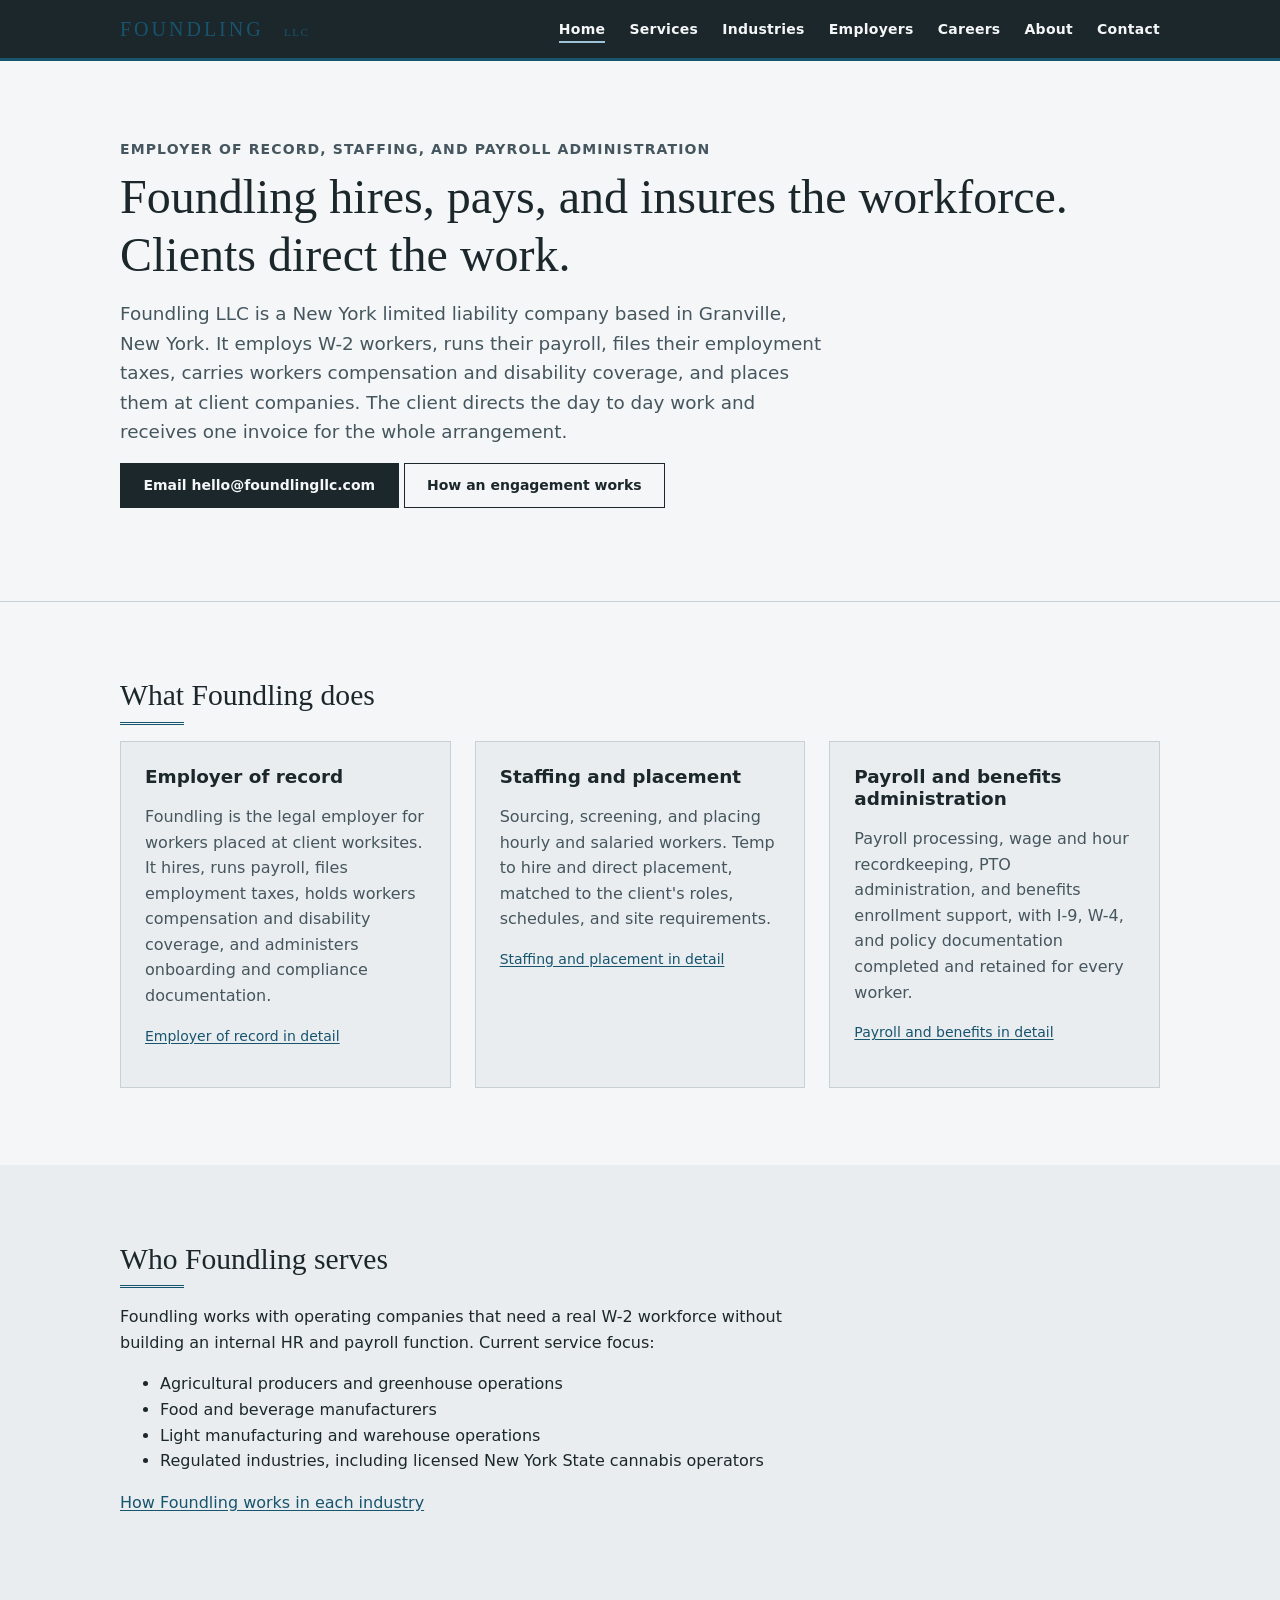
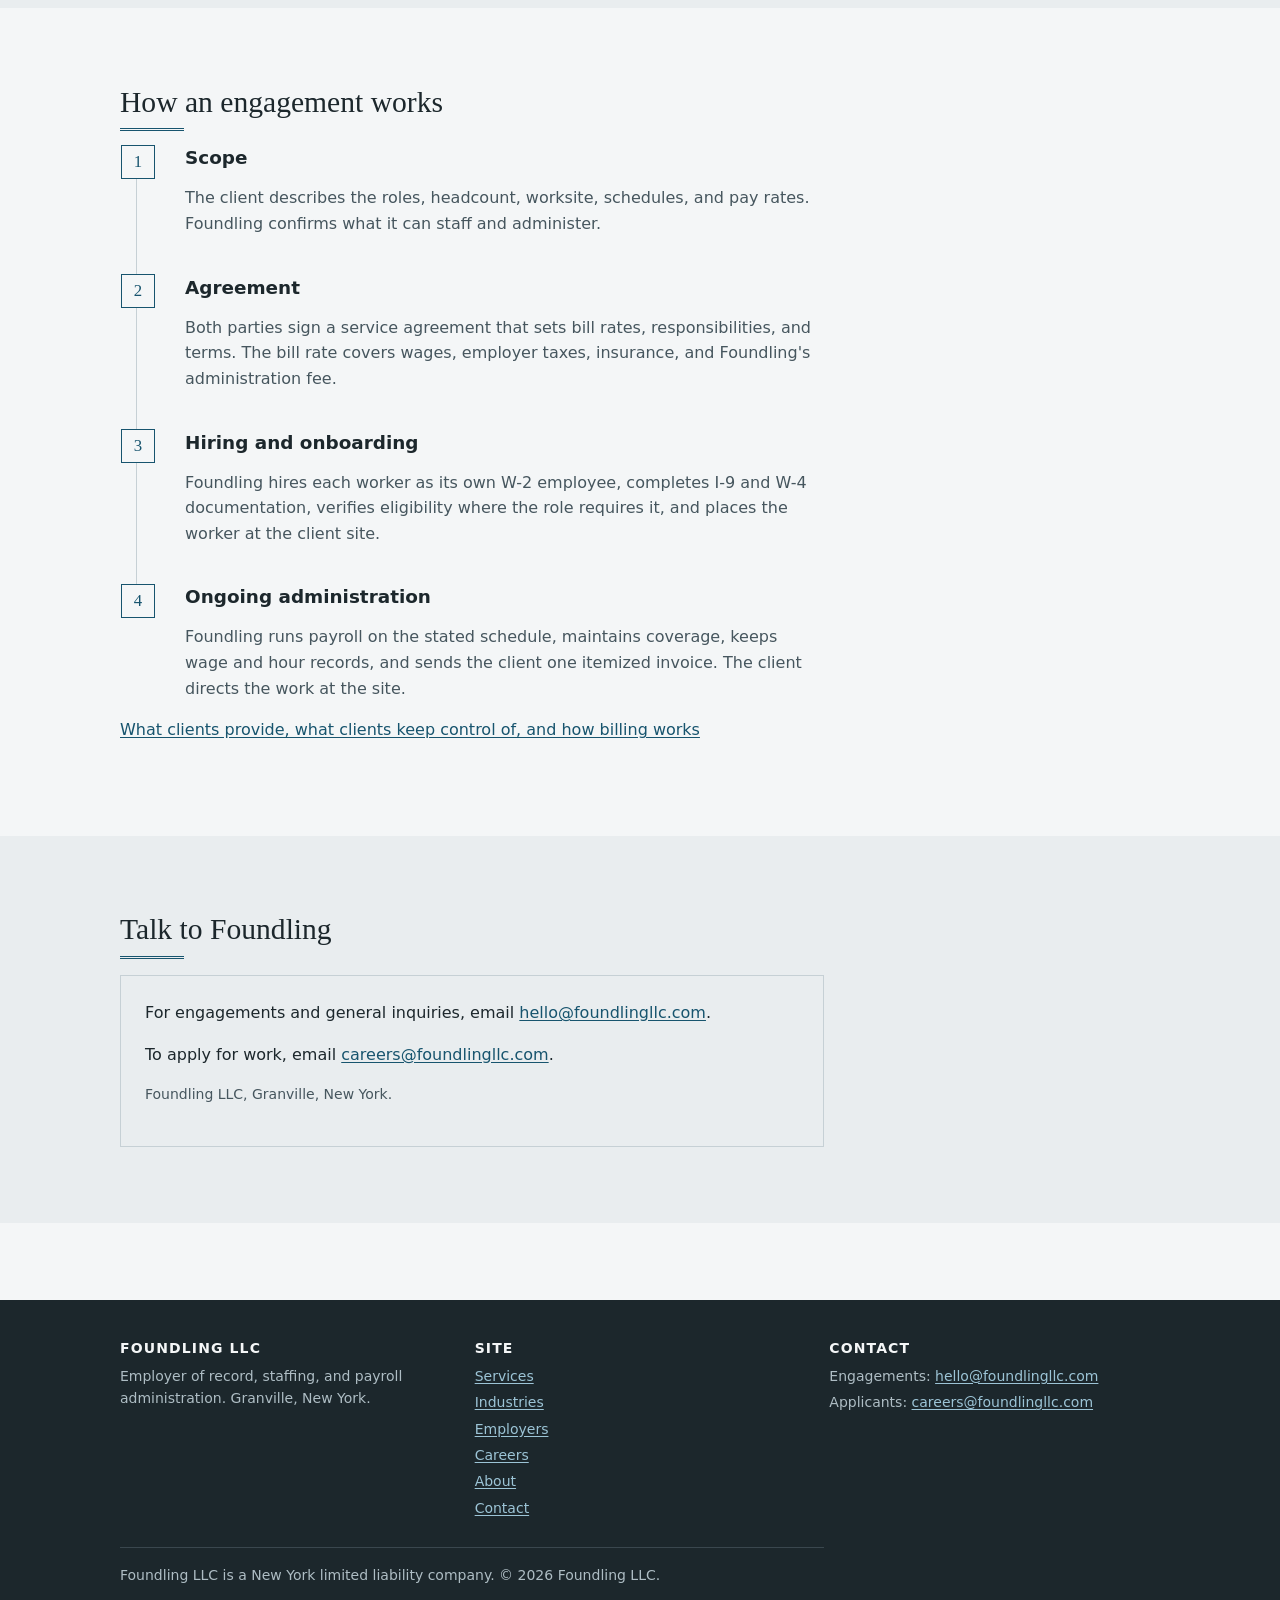
<file: index.html>
<!DOCTYPE html>
<html lang="en">
<head>
  <meta charset="utf-8">
  <meta name="viewport" content="width=device-width, initial-scale=1">
  <title>Foundling LLC | Employer of record, staffing, and payroll administration</title>
  <meta name="description" content="Foundling LLC is a New York employer of record. It hires, pays, and insures W-2 employees placed at client companies, and bills the client for the service.">
  <link rel="canonical" href="https://foundlingllc.com/">
  <meta property="og:title" content="Foundling LLC | Employer of record, staffing, and payroll administration">
  <meta property="og:description" content="Foundling LLC is a New York employer of record. It hires, pays, and insures W-2 employees placed at client companies, and bills the client for the service.">
  <meta property="og:image" content="https://foundlingllc.com/assets/og-image.png">
  <meta property="og:url" content="https://foundlingllc.com/">
  <meta property="og:type" content="website">
  <link rel="icon" type="image/svg+xml" href="assets/favicon.svg">
  <link rel="stylesheet" href="css/site.css">
  <script type="application/ld+json">
  {
    "@context": "https://schema.org",
    "@type": "Organization",
    "name": "Foundling LLC",
    "url": "https://foundlingllc.com/",
    "email": "hello@foundlingllc.com",
    "address": {
      "@type": "PostalAddress",
      "addressLocality": "Granville",
      "addressRegion": "NY",
      "addressCountry": "US"
    }
  }
  </script>
</head>
<body>
  <a class="skip-link" href="#main">Skip to content</a>

  <header class="site-header">
    <div class="container header-inner">
      <a class="brand" href="index.html">
        <svg class="wordmark" width="200" height="26" viewBox="0 0 200 26" role="img" aria-label="Foundling LLC">
          <text x="0" y="20" font-family="Georgia, 'Times New Roman', serif" font-size="20" letter-spacing="3" fill="currentColor">FOUNDLING</text>
          <text x="164" y="20" font-family="Georgia, 'Times New Roman', serif" font-size="11" letter-spacing="1.5" fill="currentColor">LLC</text>
        </svg>
      </a>
      <nav aria-label="Main">
        <ul class="site-nav">
          <li><a href="index.html" aria-current="page">Home</a></li>
          <li><a href="services.html">Services</a></li>
          <li><a href="industries.html">Industries</a></li>
          <li><a href="employers.html">Employers</a></li>
          <li><a href="careers.html">Careers</a></li>
          <li><a href="about.html">About</a></li>
          <li><a href="contact.html">Contact</a></li>
        </ul>
      </nav>
    </div>
  </header>

  <main id="main">
    <section class="hero">
      <div class="container">
        <p class="kicker">Employer of record, staffing, and payroll administration</p>
        <h1>Foundling hires, pays, and insures the workforce. Clients direct the work.</h1>
        <p class="hero-lede">Foundling LLC is a New York limited liability company based in Granville, New York. It employs W-2 workers, runs their payroll, files their employment taxes, carries workers compensation and disability coverage, and places them at client companies. The client directs the day to day work and receives one invoice for the whole arrangement.</p>
        <p>
          <a class="button" href="mailto:hello@foundlingllc.com">Email hello@foundlingllc.com</a>
          <a class="button-quiet" href="employers.html">How an engagement works</a>
        </p>
      </div>
    </section>

    <section class="section">
      <div class="container">
        <h2 class="ledger">What Foundling does</h2>
        <div class="grid">
          <div class="panel-on-paper">
            <h3>Employer of record</h3>
            <p class="muted">Foundling is the legal employer for workers placed at client worksites. It hires, runs payroll, files employment taxes, holds workers compensation and disability coverage, and administers onboarding and compliance documentation.</p>
            <p class="small"><a href="services.html#employer-of-record">Employer of record in detail</a></p>
          </div>
          <div class="panel-on-paper">
            <h3>Staffing and placement</h3>
            <p class="muted">Sourcing, screening, and placing hourly and salaried workers. Temp to hire and direct placement, matched to the client's roles, schedules, and site requirements.</p>
            <p class="small"><a href="services.html#staffing-and-placement">Staffing and placement in detail</a></p>
          </div>
          <div class="panel-on-paper">
            <h3>Payroll and benefits administration</h3>
            <p class="muted">Payroll processing, wage and hour recordkeeping, PTO administration, and benefits enrollment support, with I-9, W-4, and policy documentation completed and retained for every worker.</p>
            <p class="small"><a href="services.html#payroll-and-benefits">Payroll and benefits in detail</a></p>
          </div>
        </div>
      </div>
    </section>

    <section class="section section-alt">
      <div class="container">
        <h2 class="ledger">Who Foundling serves</h2>
        <p>Foundling works with operating companies that need a real W-2 workforce without building an internal HR and payroll function. Current service focus:</p>
        <ul>
          <li>Agricultural producers and greenhouse operations</li>
          <li>Food and beverage manufacturers</li>
          <li>Light manufacturing and warehouse operations</li>
          <li>Regulated industries, including licensed New York State cannabis operators</li>
        </ul>
        <p><a href="industries.html">How Foundling works in each industry</a></p>
      </div>
    </section>

    <section class="section">
      <div class="container">
        <h2 class="ledger">How an engagement works</h2>
        <ol class="step-list">
          <li>
            <h3>Scope</h3>
            <p class="muted">The client describes the roles, headcount, worksite, schedules, and pay rates. Foundling confirms what it can staff and administer.</p>
          </li>
          <li>
            <h3>Agreement</h3>
            <p class="muted">Both parties sign a service agreement that sets bill rates, responsibilities, and terms. The bill rate covers wages, employer taxes, insurance, and Foundling's administration fee.</p>
          </li>
          <li>
            <h3>Hiring and onboarding</h3>
            <p class="muted">Foundling hires each worker as its own W-2 employee, completes I-9 and W-4 documentation, verifies eligibility where the role requires it, and places the worker at the client site.</p>
          </li>
          <li>
            <h3>Ongoing administration</h3>
            <p class="muted">Foundling runs payroll on the stated schedule, maintains coverage, keeps wage and hour records, and sends the client one itemized invoice. The client directs the work at the site.</p>
          </li>
        </ol>
        <p><a href="employers.html">What clients provide, what clients keep control of, and how billing works</a></p>
      </div>
    </section>

    <section class="section section-alt">
      <div class="container">
        <h2 class="ledger">Talk to Foundling</h2>
        <div class="contact-block">
          <p>For engagements and general inquiries, email <a href="mailto:hello@foundlingllc.com">hello@foundlingllc.com</a>.</p>
          <p>To apply for work, email <a href="mailto:careers@foundlingllc.com">careers@foundlingllc.com</a>.</p>
          <p class="muted small">Foundling LLC, Granville, New York.</p>
        </div>
      </div>
    </section>
  </main>

  <footer class="site-footer">
    <div class="container">
      <div class="footer-grid">
        <div>
          <h2>Foundling LLC</h2>
          <p>Employer of record, staffing, and payroll administration. Granville, New York.</p>
        </div>
        <div>
          <h2>Site</h2>
          <ul>
            <li><a href="services.html">Services</a></li>
            <li><a href="industries.html">Industries</a></li>
            <li><a href="employers.html">Employers</a></li>
            <li><a href="careers.html">Careers</a></li>
            <li><a href="about.html">About</a></li>
            <li><a href="contact.html">Contact</a></li>
          </ul>
        </div>
        <div>
          <h2>Contact</h2>
          <ul>
            <li>Engagements: <a href="mailto:hello@foundlingllc.com">hello@foundlingllc.com</a></li>
            <li>Applicants: <a href="mailto:careers@foundlingllc.com">careers@foundlingllc.com</a></li>
          </ul>
        </div>
      </div>
      <p class="footer-legal">Foundling LLC is a New York limited liability company. &copy; 2026 Foundling LLC.</p>
    </div>
  </footer>
</body>
</html>
</file>
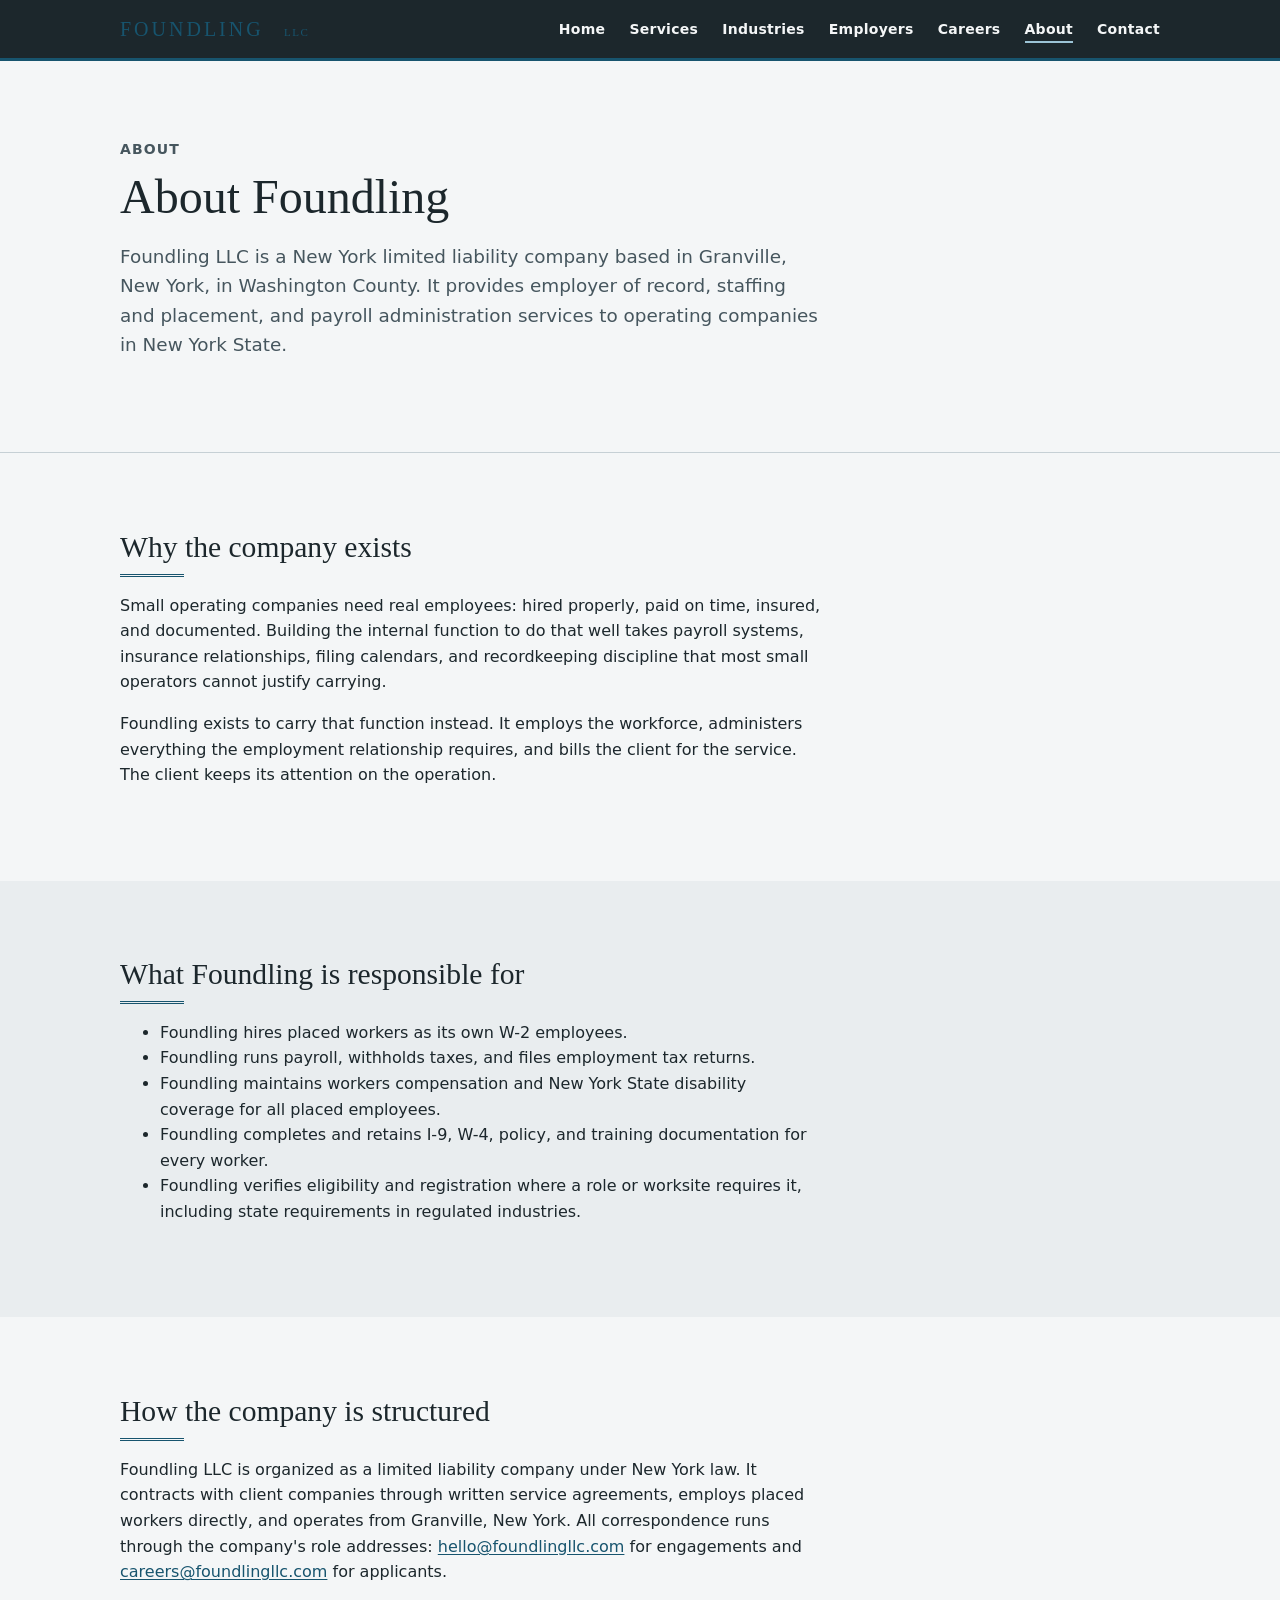
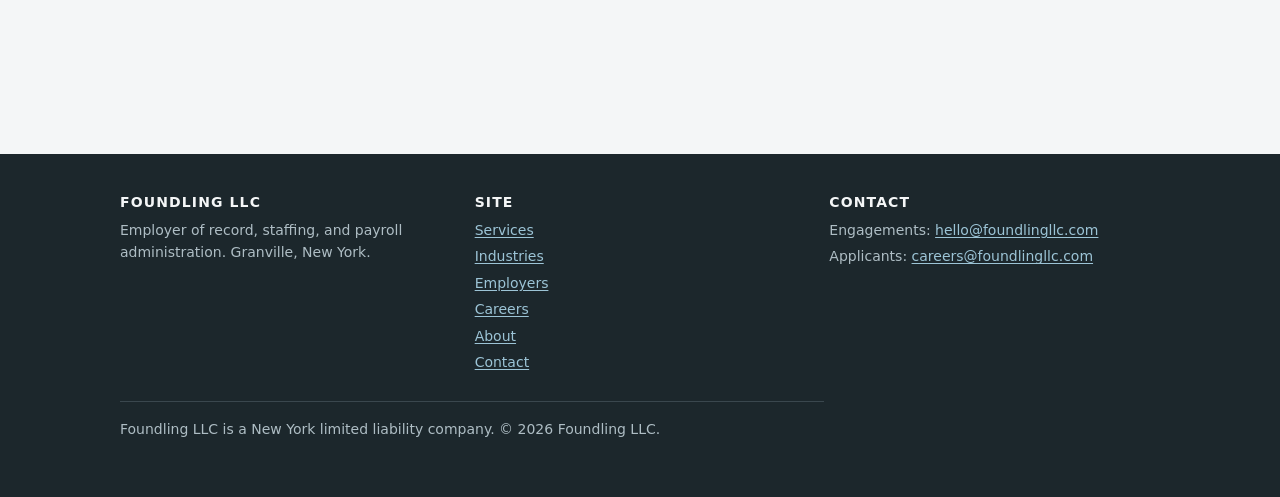
<file: about.html>
<!DOCTYPE html>
<html lang="en">
<head>
  <meta charset="utf-8">
  <meta name="viewport" content="width=device-width, initial-scale=1">
  <title>About | Foundling LLC</title>
  <meta name="description" content="Foundling LLC is a New York limited liability company in Granville, New York. It exists so operating companies can employ W-2 workers without building an HR and payroll function.">
  <link rel="canonical" href="https://foundlingllc.com/about.html">
  <meta property="og:title" content="About | Foundling LLC">
  <meta property="og:description" content="Foundling LLC is a New York limited liability company in Granville, New York. It exists so operating companies can employ W-2 workers without building an HR and payroll function.">
  <meta property="og:image" content="https://foundlingllc.com/assets/og-image.png">
  <meta property="og:url" content="https://foundlingllc.com/about.html">
  <meta property="og:type" content="website">
  <link rel="icon" type="image/svg+xml" href="assets/favicon.svg">
  <link rel="stylesheet" href="css/site.css">
</head>
<body>
  <a class="skip-link" href="#main">Skip to content</a>

  <header class="site-header">
    <div class="container header-inner">
      <a class="brand" href="index.html">
        <svg class="wordmark" width="200" height="26" viewBox="0 0 200 26" role="img" aria-label="Foundling LLC">
          <text x="0" y="20" font-family="Georgia, 'Times New Roman', serif" font-size="20" letter-spacing="3" fill="currentColor">FOUNDLING</text>
          <text x="164" y="20" font-family="Georgia, 'Times New Roman', serif" font-size="11" letter-spacing="1.5" fill="currentColor">LLC</text>
        </svg>
      </a>
      <nav aria-label="Main">
        <ul class="site-nav">
          <li><a href="index.html">Home</a></li>
          <li><a href="services.html">Services</a></li>
          <li><a href="industries.html">Industries</a></li>
          <li><a href="employers.html">Employers</a></li>
          <li><a href="careers.html">Careers</a></li>
          <li><a href="about.html" aria-current="page">About</a></li>
          <li><a href="contact.html">Contact</a></li>
        </ul>
      </nav>
    </div>
  </header>

  <main id="main">
    <section class="hero">
      <div class="container">
        <p class="kicker">About</p>
        <h1>About Foundling</h1>
        <p class="hero-lede">Foundling LLC is a New York limited liability company based in Granville, New York, in Washington County. It provides employer of record, staffing and placement, and payroll administration services to operating companies in New York State.</p>
      </div>
    </section>

    <section class="section">
      <div class="container">
        <h2 class="ledger">Why the company exists</h2>
        <p>Small operating companies need real employees: hired properly, paid on time, insured, and documented. Building the internal function to do that well takes payroll systems, insurance relationships, filing calendars, and recordkeeping discipline that most small operators cannot justify carrying.</p>
        <p>Foundling exists to carry that function instead. It employs the workforce, administers everything the employment relationship requires, and bills the client for the service. The client keeps its attention on the operation.</p>
      </div>
    </section>

    <section class="section section-alt">
      <div class="container">
        <h2 class="ledger">What Foundling is responsible for</h2>
        <ul>
          <li>Foundling hires placed workers as its own W-2 employees.</li>
          <li>Foundling runs payroll, withholds taxes, and files employment tax returns.</li>
          <li>Foundling maintains workers compensation and New York State disability coverage for all placed employees.</li>
          <li>Foundling completes and retains I-9, W-4, policy, and training documentation for every worker.</li>
          <li>Foundling verifies eligibility and registration where a role or worksite requires it, including state requirements in regulated industries.</li>
        </ul>
      </div>
    </section>

    <section class="section">
      <div class="container">
        <h2 class="ledger">How the company is structured</h2>
        <p>Foundling LLC is organized as a limited liability company under New York law. It contracts with client companies through written service agreements, employs placed workers directly, and operates from Granville, New York. All correspondence runs through the company's role addresses: <a href="mailto:hello@foundlingllc.com">hello@foundlingllc.com</a> for engagements and <a href="mailto:careers@foundlingllc.com">careers@foundlingllc.com</a> for applicants.</p>
      </div>
    </section>
  </main>

  <footer class="site-footer">
    <div class="container">
      <div class="footer-grid">
        <div>
          <h2>Foundling LLC</h2>
          <p>Employer of record, staffing, and payroll administration. Granville, New York.</p>
        </div>
        <div>
          <h2>Site</h2>
          <ul>
            <li><a href="services.html">Services</a></li>
            <li><a href="industries.html">Industries</a></li>
            <li><a href="employers.html">Employers</a></li>
            <li><a href="careers.html">Careers</a></li>
            <li><a href="about.html">About</a></li>
            <li><a href="contact.html">Contact</a></li>
          </ul>
        </div>
        <div>
          <h2>Contact</h2>
          <ul>
            <li>Engagements: <a href="mailto:hello@foundlingllc.com">hello@foundlingllc.com</a></li>
            <li>Applicants: <a href="mailto:careers@foundlingllc.com">careers@foundlingllc.com</a></li>
          </ul>
        </div>
      </div>
      <p class="footer-legal">Foundling LLC is a New York limited liability company. &copy; 2026 Foundling LLC.</p>
    </div>
  </footer>
</body>
</html>
</file>
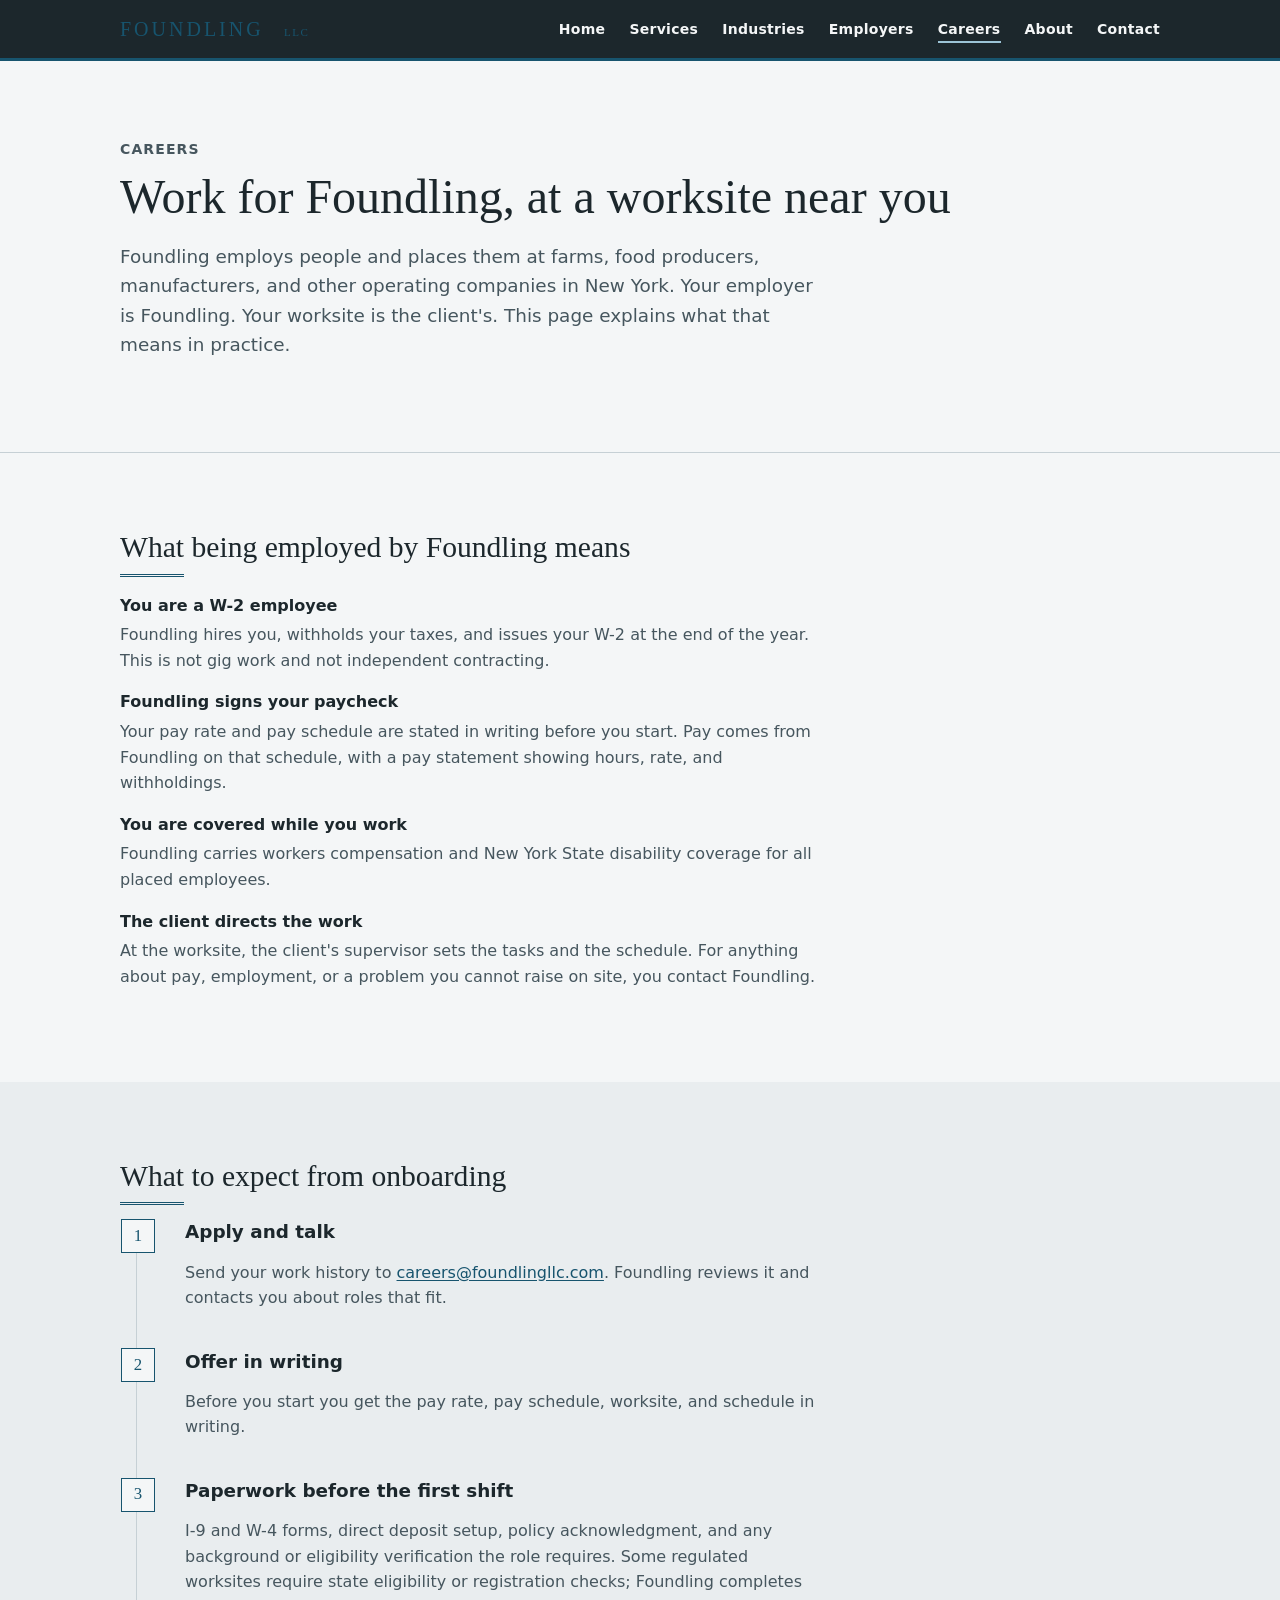
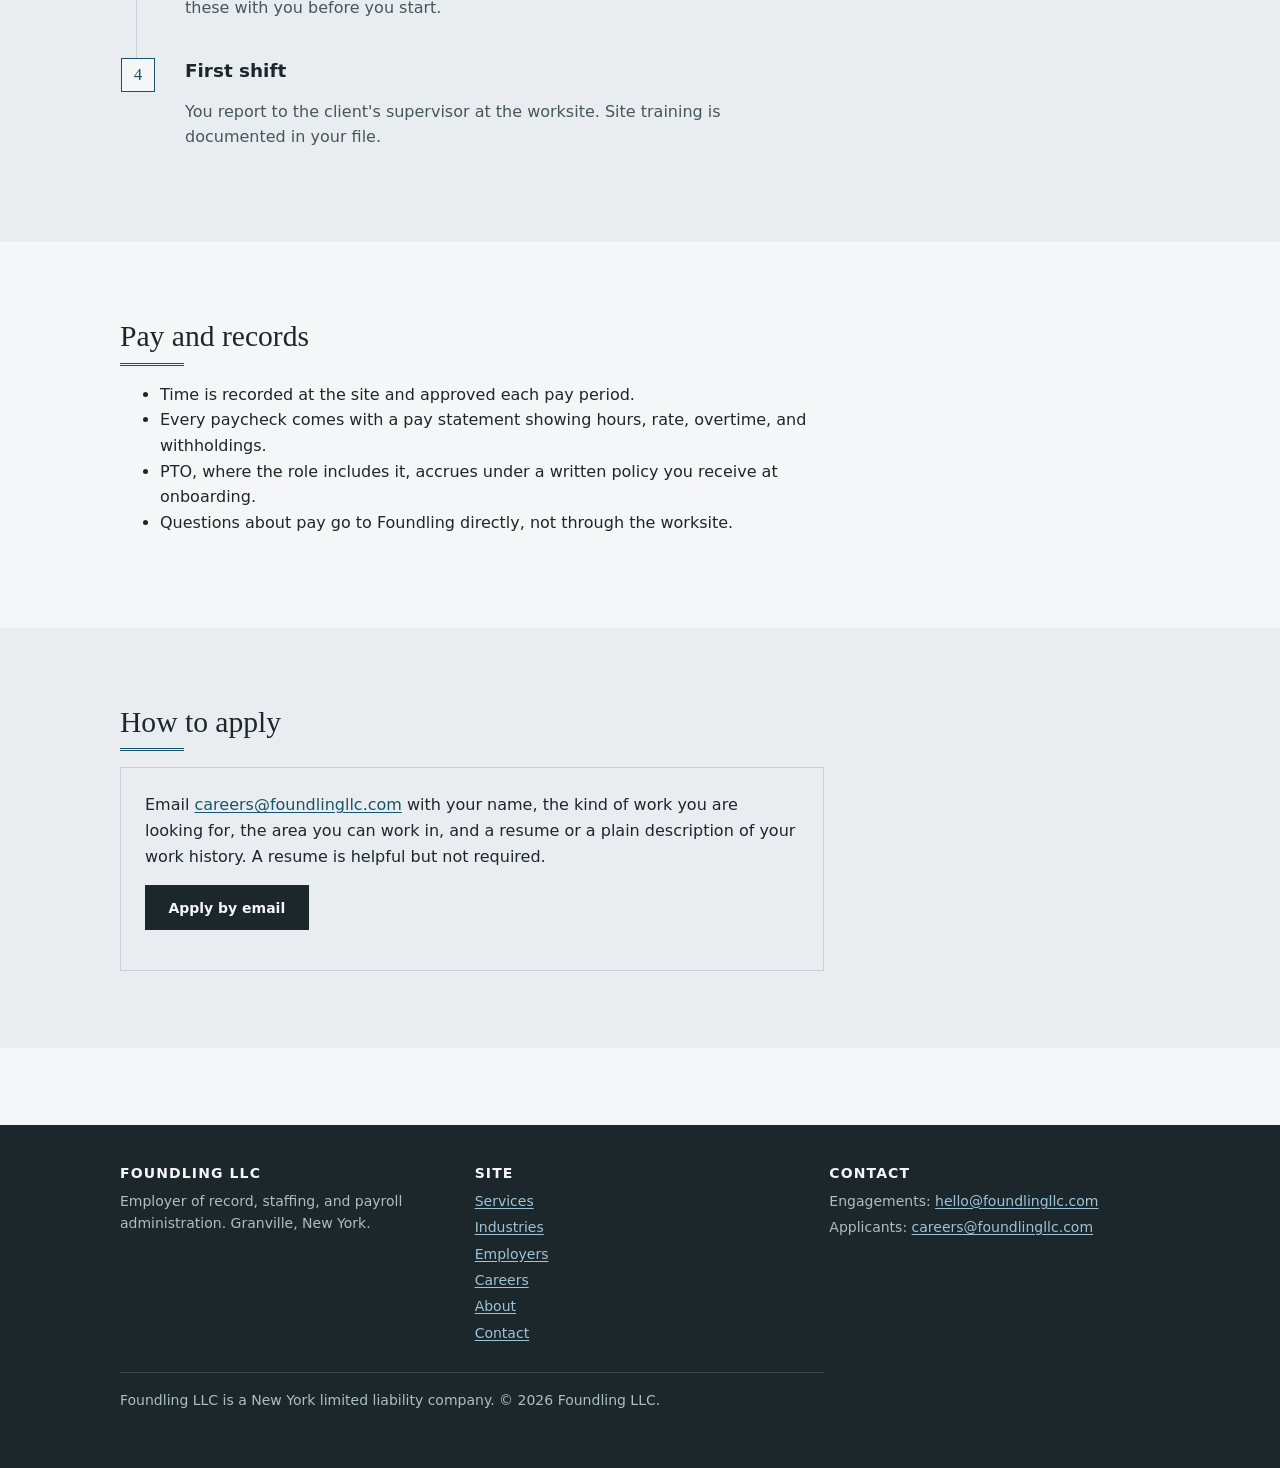
<file: careers.html>
<!DOCTYPE html>
<html lang="en">
<head>
  <meta charset="utf-8">
  <meta name="viewport" content="width=device-width, initial-scale=1">
  <title>Careers | Foundling LLC</title>
  <meta name="description" content="What it means to work for Foundling: a W-2 job with payroll, coverage, and onboarding handled by Foundling, placed at a client worksite. Apply by email.">
  <link rel="canonical" href="https://foundlingllc.com/careers.html">
  <meta property="og:title" content="Careers | Foundling LLC">
  <meta property="og:description" content="What it means to work for Foundling: a W-2 job with payroll, coverage, and onboarding handled by Foundling, placed at a client worksite. Apply by email.">
  <meta property="og:image" content="https://foundlingllc.com/assets/og-image.png">
  <meta property="og:url" content="https://foundlingllc.com/careers.html">
  <meta property="og:type" content="website">
  <link rel="icon" type="image/svg+xml" href="assets/favicon.svg">
  <link rel="stylesheet" href="css/site.css">
</head>
<body>
  <a class="skip-link" href="#main">Skip to content</a>

  <header class="site-header">
    <div class="container header-inner">
      <a class="brand" href="index.html">
        <svg class="wordmark" width="200" height="26" viewBox="0 0 200 26" role="img" aria-label="Foundling LLC">
          <text x="0" y="20" font-family="Georgia, 'Times New Roman', serif" font-size="20" letter-spacing="3" fill="currentColor">FOUNDLING</text>
          <text x="164" y="20" font-family="Georgia, 'Times New Roman', serif" font-size="11" letter-spacing="1.5" fill="currentColor">LLC</text>
        </svg>
      </a>
      <nav aria-label="Main">
        <ul class="site-nav">
          <li><a href="index.html">Home</a></li>
          <li><a href="services.html">Services</a></li>
          <li><a href="industries.html">Industries</a></li>
          <li><a href="employers.html">Employers</a></li>
          <li><a href="careers.html" aria-current="page">Careers</a></li>
          <li><a href="about.html">About</a></li>
          <li><a href="contact.html">Contact</a></li>
        </ul>
      </nav>
    </div>
  </header>

  <main id="main">
    <section class="hero">
      <div class="container">
        <p class="kicker">Careers</p>
        <h1>Work for Foundling, at a worksite near you</h1>
        <p class="hero-lede">Foundling employs people and places them at farms, food producers, manufacturers, and other operating companies in New York. Your employer is Foundling. Your worksite is the client's. This page explains what that means in practice.</p>
      </div>
    </section>

    <section class="section">
      <div class="container">
        <h2 class="ledger">What being employed by Foundling means</h2>
        <dl class="def-table">
          <dt>You are a W-2 employee</dt>
          <dd>Foundling hires you, withholds your taxes, and issues your W-2 at the end of the year. This is not gig work and not independent contracting.</dd>
          <dt>Foundling signs your paycheck</dt>
          <dd>Your pay rate and pay schedule are stated in writing before you start. Pay comes from Foundling on that schedule, with a pay statement showing hours, rate, and withholdings.</dd>
          <dt>You are covered while you work</dt>
          <dd>Foundling carries workers compensation and New York State disability coverage for all placed employees.</dd>
          <dt>The client directs the work</dt>
          <dd>At the worksite, the client's supervisor sets the tasks and the schedule. For anything about pay, employment, or a problem you cannot raise on site, you contact Foundling.</dd>
        </dl>
      </div>
    </section>

    <section class="section section-alt">
      <div class="container">
        <h2 class="ledger">What to expect from onboarding</h2>
        <ol class="step-list">
          <li>
            <h3>Apply and talk</h3>
            <p class="muted">Send your work history to <a href="mailto:careers@foundlingllc.com">careers@foundlingllc.com</a>. Foundling reviews it and contacts you about roles that fit.</p>
          </li>
          <li>
            <h3>Offer in writing</h3>
            <p class="muted">Before you start you get the pay rate, pay schedule, worksite, and schedule in writing.</p>
          </li>
          <li>
            <h3>Paperwork before the first shift</h3>
            <p class="muted">I-9 and W-4 forms, direct deposit setup, policy acknowledgment, and any background or eligibility verification the role requires. Some regulated worksites require state eligibility or registration checks; Foundling completes these with you before you start.</p>
          </li>
          <li>
            <h3>First shift</h3>
            <p class="muted">You report to the client's supervisor at the worksite. Site training is documented in your file.</p>
          </li>
        </ol>
      </div>
    </section>

    <section class="section">
      <div class="container">
        <h2 class="ledger">Pay and records</h2>
        <ul>
          <li>Time is recorded at the site and approved each pay period.</li>
          <li>Every paycheck comes with a pay statement showing hours, rate, overtime, and withholdings.</li>
          <li>PTO, where the role includes it, accrues under a written policy you receive at onboarding.</li>
          <li>Questions about pay go to Foundling directly, not through the worksite.</li>
        </ul>
      </div>
    </section>

    <section class="section section-alt">
      <div class="container">
        <h2 class="ledger">How to apply</h2>
        <div class="contact-block">
          <p>Email <a href="mailto:careers@foundlingllc.com">careers@foundlingllc.com</a> with your name, the kind of work you are looking for, the area you can work in, and a resume or a plain description of your work history. A resume is helpful but not required.</p>
          <p><a class="button" href="mailto:careers@foundlingllc.com?subject=Application">Apply by email</a></p>
        </div>
      </div>
    </section>
  </main>

  <footer class="site-footer">
    <div class="container">
      <div class="footer-grid">
        <div>
          <h2>Foundling LLC</h2>
          <p>Employer of record, staffing, and payroll administration. Granville, New York.</p>
        </div>
        <div>
          <h2>Site</h2>
          <ul>
            <li><a href="services.html">Services</a></li>
            <li><a href="industries.html">Industries</a></li>
            <li><a href="employers.html">Employers</a></li>
            <li><a href="careers.html">Careers</a></li>
            <li><a href="about.html">About</a></li>
            <li><a href="contact.html">Contact</a></li>
          </ul>
        </div>
        <div>
          <h2>Contact</h2>
          <ul>
            <li>Engagements: <a href="mailto:hello@foundlingllc.com">hello@foundlingllc.com</a></li>
            <li>Applicants: <a href="mailto:careers@foundlingllc.com">careers@foundlingllc.com</a></li>
          </ul>
        </div>
      </div>
      <p class="footer-legal">Foundling LLC is a New York limited liability company. &copy; 2026 Foundling LLC.</p>
    </div>
  </footer>
</body>
</html>
</file>
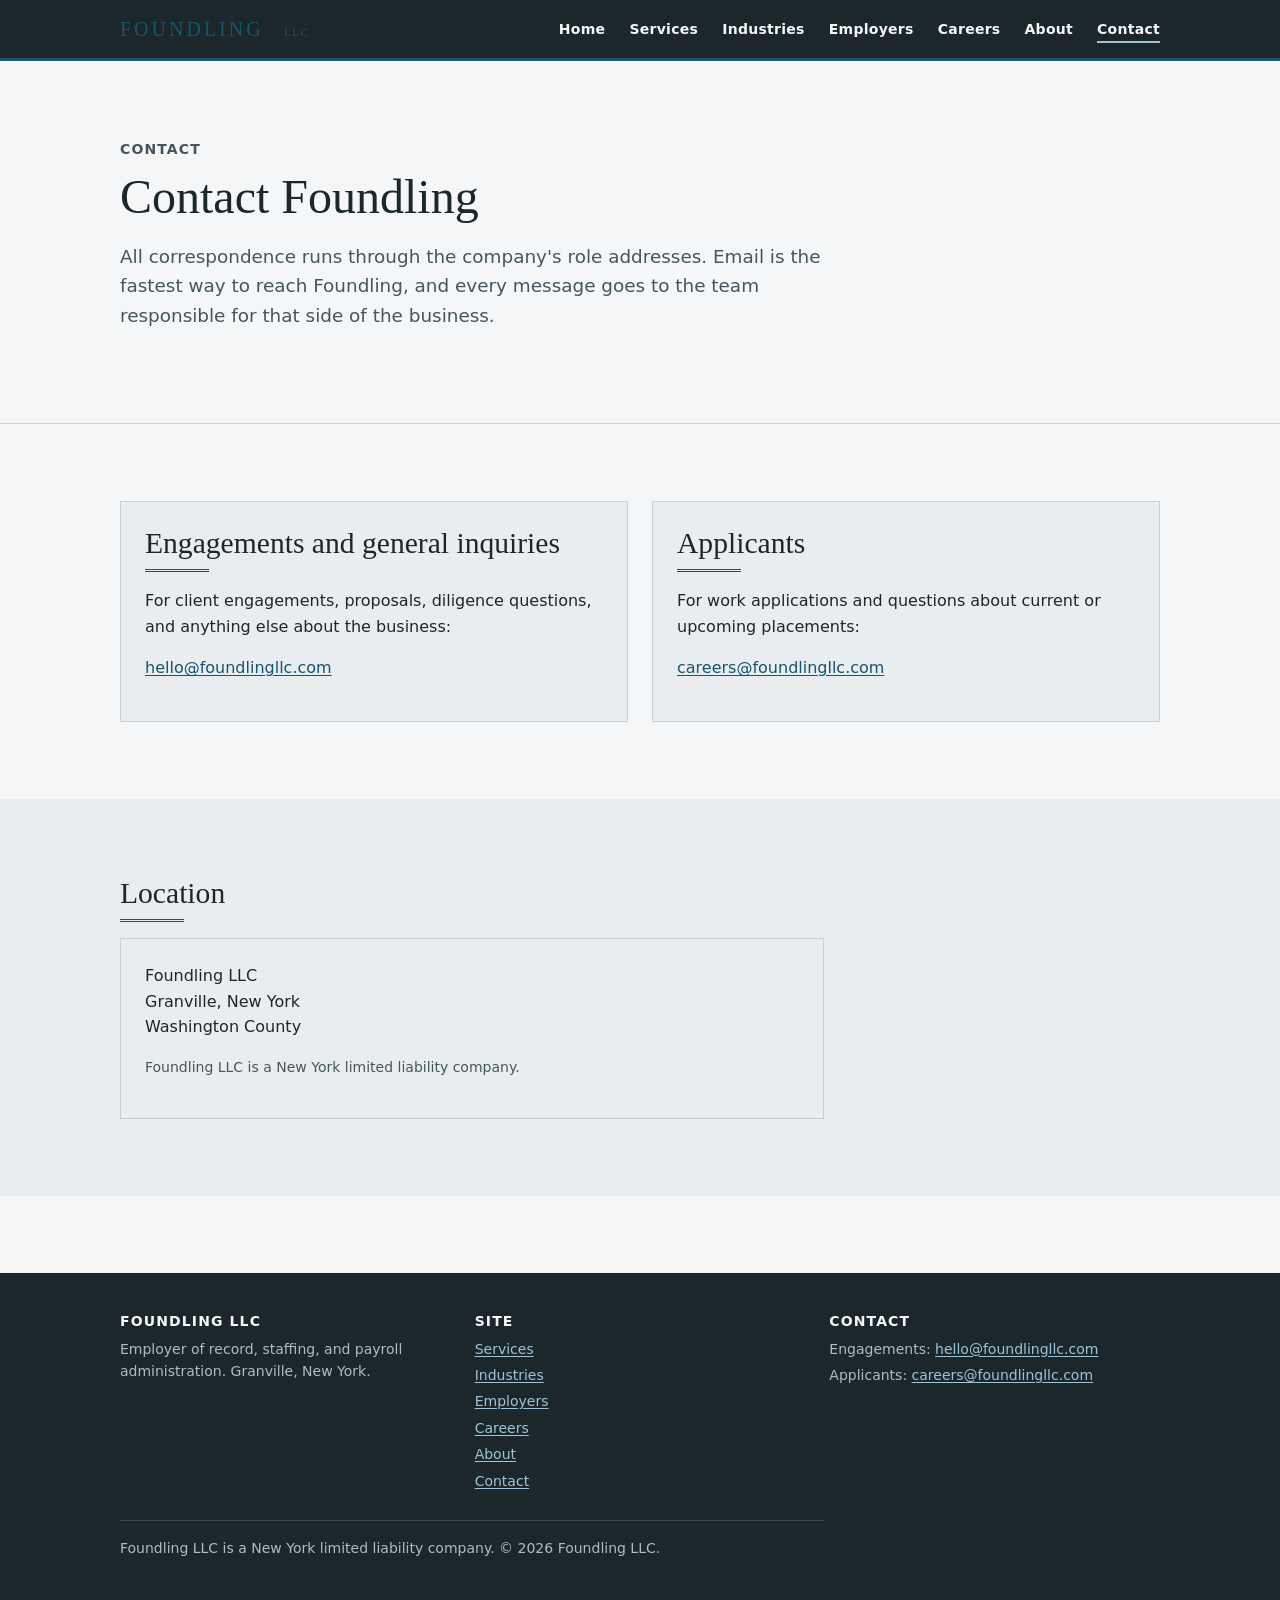
<file: contact.html>
<!DOCTYPE html>
<html lang="en">
<head>
  <meta charset="utf-8">
  <meta name="viewport" content="width=device-width, initial-scale=1">
  <title>Contact | Foundling LLC</title>
  <meta name="description" content="Contact Foundling LLC in Granville, New York. Engagements: hello@foundlingllc.com. Applicants: careers@foundlingllc.com.">
  <link rel="canonical" href="https://foundlingllc.com/contact.html">
  <meta property="og:title" content="Contact | Foundling LLC">
  <meta property="og:description" content="Contact Foundling LLC in Granville, New York. Engagements: hello@foundlingllc.com. Applicants: careers@foundlingllc.com.">
  <meta property="og:image" content="https://foundlingllc.com/assets/og-image.png">
  <meta property="og:url" content="https://foundlingllc.com/contact.html">
  <meta property="og:type" content="website">
  <link rel="icon" type="image/svg+xml" href="assets/favicon.svg">
  <link rel="stylesheet" href="css/site.css">
</head>
<body>
  <a class="skip-link" href="#main">Skip to content</a>

  <header class="site-header">
    <div class="container header-inner">
      <a class="brand" href="index.html">
        <svg class="wordmark" width="200" height="26" viewBox="0 0 200 26" role="img" aria-label="Foundling LLC">
          <text x="0" y="20" font-family="Georgia, 'Times New Roman', serif" font-size="20" letter-spacing="3" fill="currentColor">FOUNDLING</text>
          <text x="164" y="20" font-family="Georgia, 'Times New Roman', serif" font-size="11" letter-spacing="1.5" fill="currentColor">LLC</text>
        </svg>
      </a>
      <nav aria-label="Main">
        <ul class="site-nav">
          <li><a href="index.html">Home</a></li>
          <li><a href="services.html">Services</a></li>
          <li><a href="industries.html">Industries</a></li>
          <li><a href="employers.html">Employers</a></li>
          <li><a href="careers.html">Careers</a></li>
          <li><a href="about.html">About</a></li>
          <li><a href="contact.html" aria-current="page">Contact</a></li>
        </ul>
      </nav>
    </div>
  </header>

  <main id="main">
    <section class="hero">
      <div class="container">
        <p class="kicker">Contact</p>
        <h1>Contact Foundling</h1>
        <p class="hero-lede">All correspondence runs through the company's role addresses. Email is the fastest way to reach Foundling, and every message goes to the team responsible for that side of the business.</p>
      </div>
    </section>

    <section class="section">
      <div class="container">
        <div class="grid">
          <div class="panel-on-paper">
            <h2 class="ledger">Engagements and general inquiries</h2>
            <p>For client engagements, proposals, diligence questions, and anything else about the business:</p>
            <p><a href="mailto:hello@foundlingllc.com">hello@foundlingllc.com</a></p>
          </div>
          <div class="panel-on-paper">
            <h2 class="ledger">Applicants</h2>
            <p>For work applications and questions about current or upcoming placements:</p>
            <p><a href="mailto:careers@foundlingllc.com">careers@foundlingllc.com</a></p>
          </div>
        </div>
      </div>
    </section>

    <section class="section section-alt">
      <div class="container">
        <h2 class="ledger">Location</h2>
        <div class="contact-block">
          <p>Foundling LLC<br>
          Granville, New York<br>
          Washington County</p>
          <p class="muted small">Foundling LLC is a New York limited liability company.</p>
        </div>
      </div>
    </section>
  </main>

  <footer class="site-footer">
    <div class="container">
      <div class="footer-grid">
        <div>
          <h2>Foundling LLC</h2>
          <p>Employer of record, staffing, and payroll administration. Granville, New York.</p>
        </div>
        <div>
          <h2>Site</h2>
          <ul>
            <li><a href="services.html">Services</a></li>
            <li><a href="industries.html">Industries</a></li>
            <li><a href="employers.html">Employers</a></li>
            <li><a href="careers.html">Careers</a></li>
            <li><a href="about.html">About</a></li>
            <li><a href="contact.html">Contact</a></li>
          </ul>
        </div>
        <div>
          <h2>Contact</h2>
          <ul>
            <li>Engagements: <a href="mailto:hello@foundlingllc.com">hello@foundlingllc.com</a></li>
            <li>Applicants: <a href="mailto:careers@foundlingllc.com">careers@foundlingllc.com</a></li>
          </ul>
        </div>
      </div>
      <p class="footer-legal">Foundling LLC is a New York limited liability company. &copy; 2026 Foundling LLC.</p>
    </div>
  </footer>
</body>
</html>
</file>
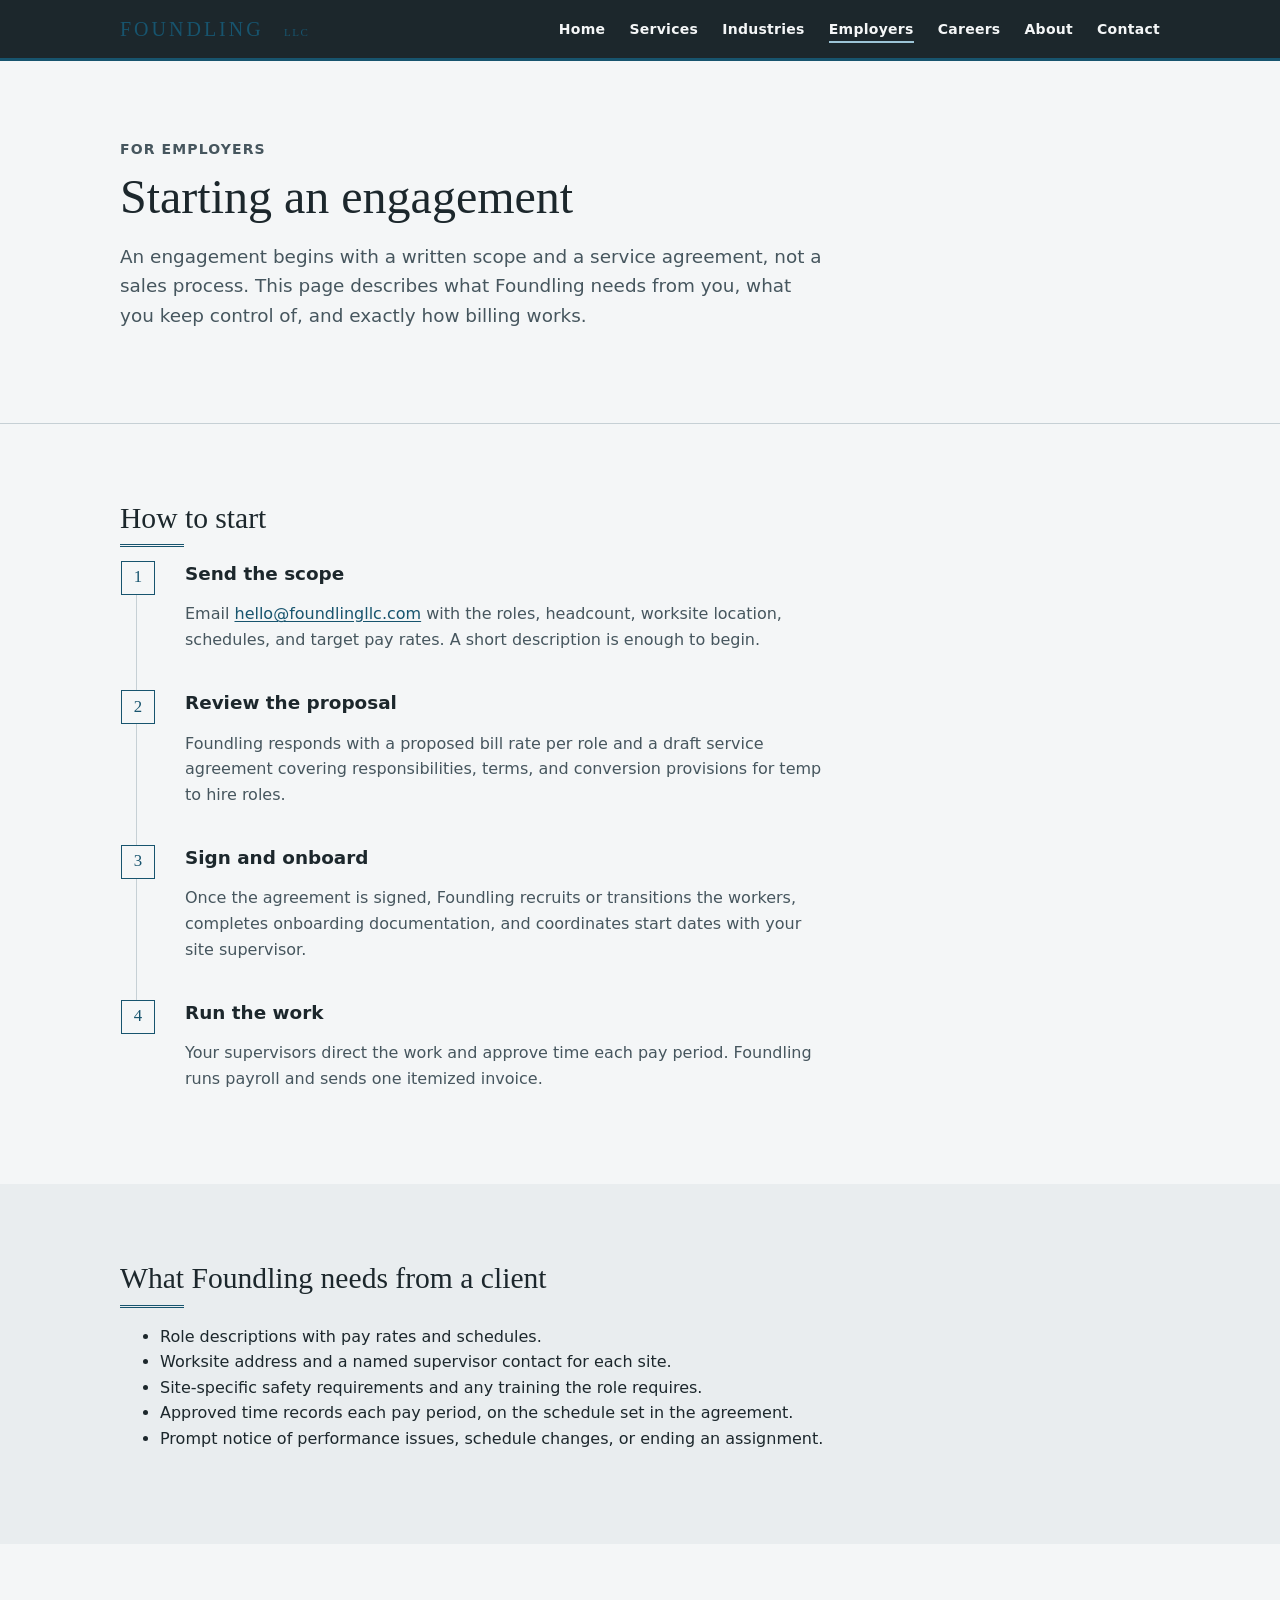
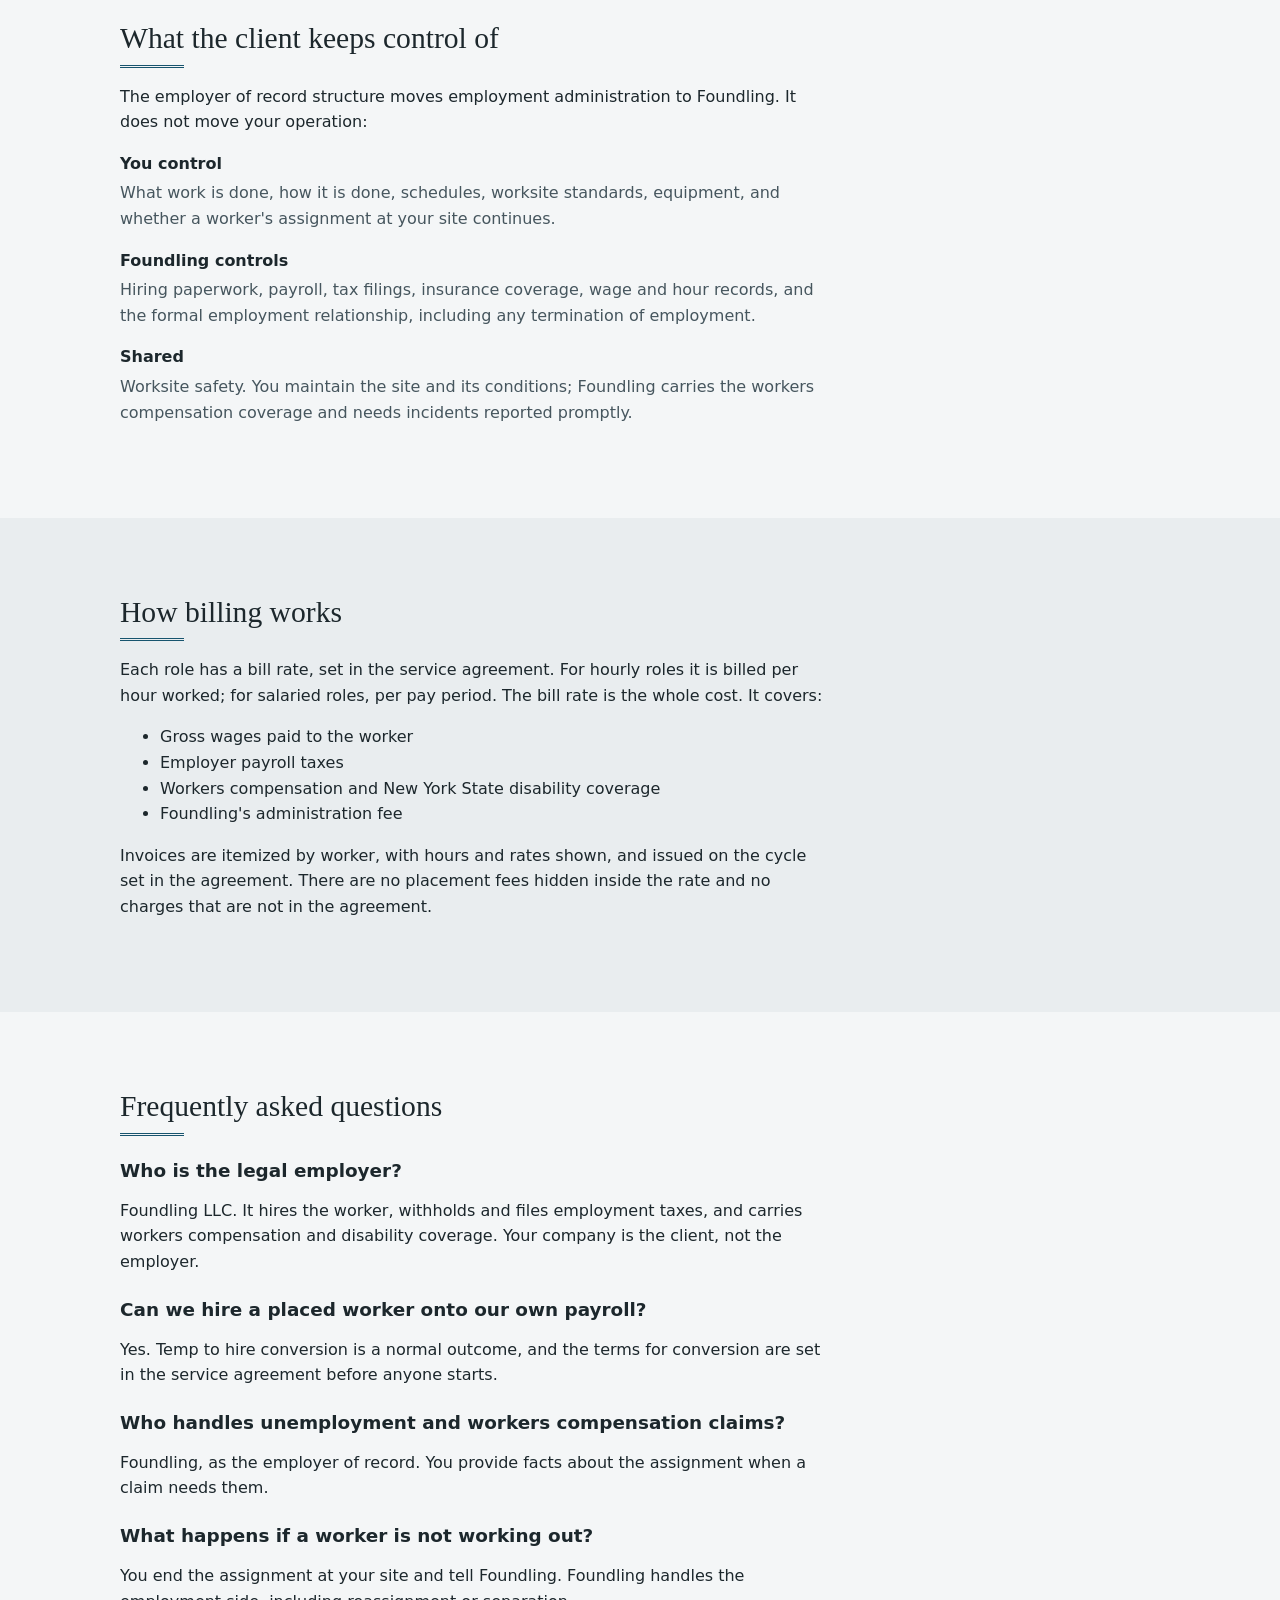
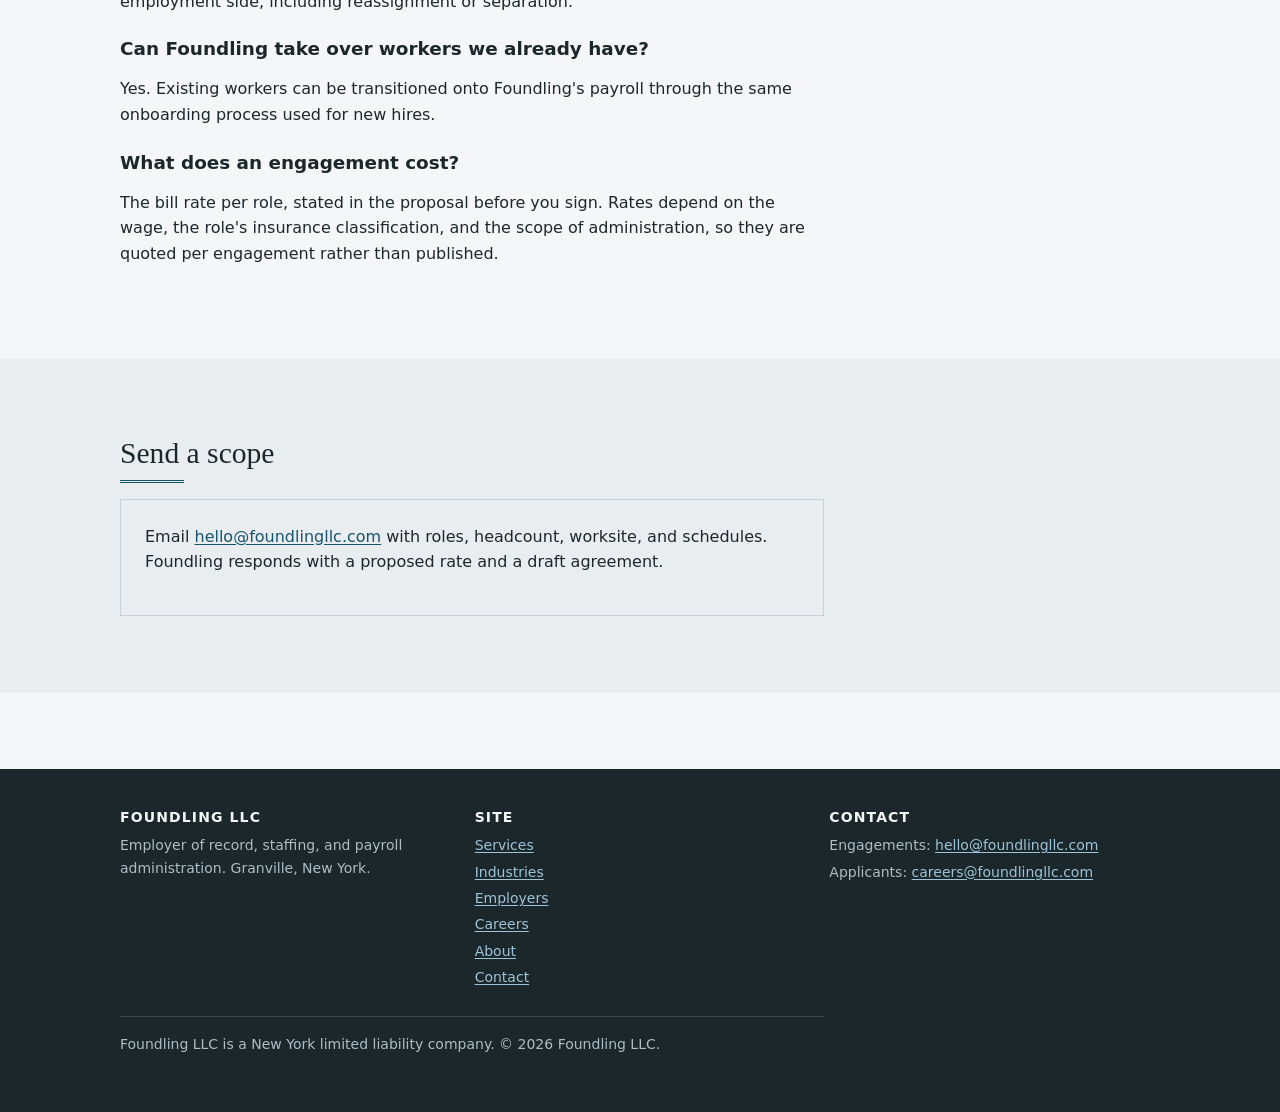
<file: employers.html>
<!DOCTYPE html>
<html lang="en">
<head>
  <meta charset="utf-8">
  <meta name="viewport" content="width=device-width, initial-scale=1">
  <title>For employers | Foundling LLC</title>
  <meta name="description" content="How to start an engagement with Foundling: what the client provides, what the client keeps control of, and how the bill rate covers wages, taxes, insurance, and administration.">
  <link rel="canonical" href="https://foundlingllc.com/employers.html">
  <meta property="og:title" content="For employers | Foundling LLC">
  <meta property="og:description" content="How to start an engagement with Foundling: what the client provides, what the client keeps control of, and how the bill rate covers wages, taxes, insurance, and administration.">
  <meta property="og:image" content="https://foundlingllc.com/assets/og-image.png">
  <meta property="og:url" content="https://foundlingllc.com/employers.html">
  <meta property="og:type" content="website">
  <link rel="icon" type="image/svg+xml" href="assets/favicon.svg">
  <link rel="stylesheet" href="css/site.css">
</head>
<body>
  <a class="skip-link" href="#main">Skip to content</a>

  <header class="site-header">
    <div class="container header-inner">
      <a class="brand" href="index.html">
        <svg class="wordmark" width="200" height="26" viewBox="0 0 200 26" role="img" aria-label="Foundling LLC">
          <text x="0" y="20" font-family="Georgia, 'Times New Roman', serif" font-size="20" letter-spacing="3" fill="currentColor">FOUNDLING</text>
          <text x="164" y="20" font-family="Georgia, 'Times New Roman', serif" font-size="11" letter-spacing="1.5" fill="currentColor">LLC</text>
        </svg>
      </a>
      <nav aria-label="Main">
        <ul class="site-nav">
          <li><a href="index.html">Home</a></li>
          <li><a href="services.html">Services</a></li>
          <li><a href="industries.html">Industries</a></li>
          <li><a href="employers.html" aria-current="page">Employers</a></li>
          <li><a href="careers.html">Careers</a></li>
          <li><a href="about.html">About</a></li>
          <li><a href="contact.html">Contact</a></li>
        </ul>
      </nav>
    </div>
  </header>

  <main id="main">
    <section class="hero">
      <div class="container">
        <p class="kicker">For employers</p>
        <h1>Starting an engagement</h1>
        <p class="hero-lede">An engagement begins with a written scope and a service agreement, not a sales process. This page describes what Foundling needs from you, what you keep control of, and exactly how billing works.</p>
      </div>
    </section>

    <section class="section">
      <div class="container">
        <h2 class="ledger">How to start</h2>
        <ol class="step-list">
          <li>
            <h3>Send the scope</h3>
            <p class="muted">Email <a href="mailto:hello@foundlingllc.com">hello@foundlingllc.com</a> with the roles, headcount, worksite location, schedules, and target pay rates. A short description is enough to begin.</p>
          </li>
          <li>
            <h3>Review the proposal</h3>
            <p class="muted">Foundling responds with a proposed bill rate per role and a draft service agreement covering responsibilities, terms, and conversion provisions for temp to hire roles.</p>
          </li>
          <li>
            <h3>Sign and onboard</h3>
            <p class="muted">Once the agreement is signed, Foundling recruits or transitions the workers, completes onboarding documentation, and coordinates start dates with your site supervisor.</p>
          </li>
          <li>
            <h3>Run the work</h3>
            <p class="muted">Your supervisors direct the work and approve time each pay period. Foundling runs payroll and sends one itemized invoice.</p>
          </li>
        </ol>
      </div>
    </section>

    <section class="section section-alt">
      <div class="container">
        <h2 class="ledger">What Foundling needs from a client</h2>
        <ul>
          <li>Role descriptions with pay rates and schedules.</li>
          <li>Worksite address and a named supervisor contact for each site.</li>
          <li>Site-specific safety requirements and any training the role requires.</li>
          <li>Approved time records each pay period, on the schedule set in the agreement.</li>
          <li>Prompt notice of performance issues, schedule changes, or ending an assignment.</li>
        </ul>
      </div>
    </section>

    <section class="section">
      <div class="container">
        <h2 class="ledger">What the client keeps control of</h2>
        <p>The employer of record structure moves employment administration to Foundling. It does not move your operation:</p>
        <dl class="def-table">
          <dt>You control</dt>
          <dd>What work is done, how it is done, schedules, worksite standards, equipment, and whether a worker's assignment at your site continues.</dd>
          <dt>Foundling controls</dt>
          <dd>Hiring paperwork, payroll, tax filings, insurance coverage, wage and hour records, and the formal employment relationship, including any termination of employment.</dd>
          <dt>Shared</dt>
          <dd>Worksite safety. You maintain the site and its conditions; Foundling carries the workers compensation coverage and needs incidents reported promptly.</dd>
        </dl>
      </div>
    </section>

    <section class="section section-alt">
      <div class="container">
        <h2 class="ledger">How billing works</h2>
        <p>Each role has a bill rate, set in the service agreement. For hourly roles it is billed per hour worked; for salaried roles, per pay period. The bill rate is the whole cost. It covers:</p>
        <ul>
          <li>Gross wages paid to the worker</li>
          <li>Employer payroll taxes</li>
          <li>Workers compensation and New York State disability coverage</li>
          <li>Foundling's administration fee</li>
        </ul>
        <p>Invoices are itemized by worker, with hours and rates shown, and issued on the cycle set in the agreement. There are no placement fees hidden inside the rate and no charges that are not in the agreement.</p>
      </div>
    </section>

    <section class="section">
      <div class="container">
        <h2 class="ledger">Frequently asked questions</h2>
        <div class="faq">
          <h3>Who is the legal employer?</h3>
          <p>Foundling LLC. It hires the worker, withholds and files employment taxes, and carries workers compensation and disability coverage. Your company is the client, not the employer.</p>

          <h3>Can we hire a placed worker onto our own payroll?</h3>
          <p>Yes. Temp to hire conversion is a normal outcome, and the terms for conversion are set in the service agreement before anyone starts.</p>

          <h3>Who handles unemployment and workers compensation claims?</h3>
          <p>Foundling, as the employer of record. You provide facts about the assignment when a claim needs them.</p>

          <h3>What happens if a worker is not working out?</h3>
          <p>You end the assignment at your site and tell Foundling. Foundling handles the employment side, including reassignment or separation.</p>

          <h3>Can Foundling take over workers we already have?</h3>
          <p>Yes. Existing workers can be transitioned onto Foundling's payroll through the same onboarding process used for new hires.</p>

          <h3>What does an engagement cost?</h3>
          <p>The bill rate per role, stated in the proposal before you sign. Rates depend on the wage, the role's insurance classification, and the scope of administration, so they are quoted per engagement rather than published.</p>
        </div>
      </div>
    </section>

    <section class="section section-alt">
      <div class="container">
        <h2 class="ledger">Send a scope</h2>
        <div class="contact-block">
          <p>Email <a href="mailto:hello@foundlingllc.com">hello@foundlingllc.com</a> with roles, headcount, worksite, and schedules. Foundling responds with a proposed rate and a draft agreement.</p>
        </div>
      </div>
    </section>
  </main>

  <footer class="site-footer">
    <div class="container">
      <div class="footer-grid">
        <div>
          <h2>Foundling LLC</h2>
          <p>Employer of record, staffing, and payroll administration. Granville, New York.</p>
        </div>
        <div>
          <h2>Site</h2>
          <ul>
            <li><a href="services.html">Services</a></li>
            <li><a href="industries.html">Industries</a></li>
            <li><a href="employers.html">Employers</a></li>
            <li><a href="careers.html">Careers</a></li>
            <li><a href="about.html">About</a></li>
            <li><a href="contact.html">Contact</a></li>
          </ul>
        </div>
        <div>
          <h2>Contact</h2>
          <ul>
            <li>Engagements: <a href="mailto:hello@foundlingllc.com">hello@foundlingllc.com</a></li>
            <li>Applicants: <a href="mailto:careers@foundlingllc.com">careers@foundlingllc.com</a></li>
          </ul>
        </div>
      </div>
      <p class="footer-legal">Foundling LLC is a New York limited liability company. &copy; 2026 Foundling LLC.</p>
    </div>
  </footer>
</body>
</html>
</file>
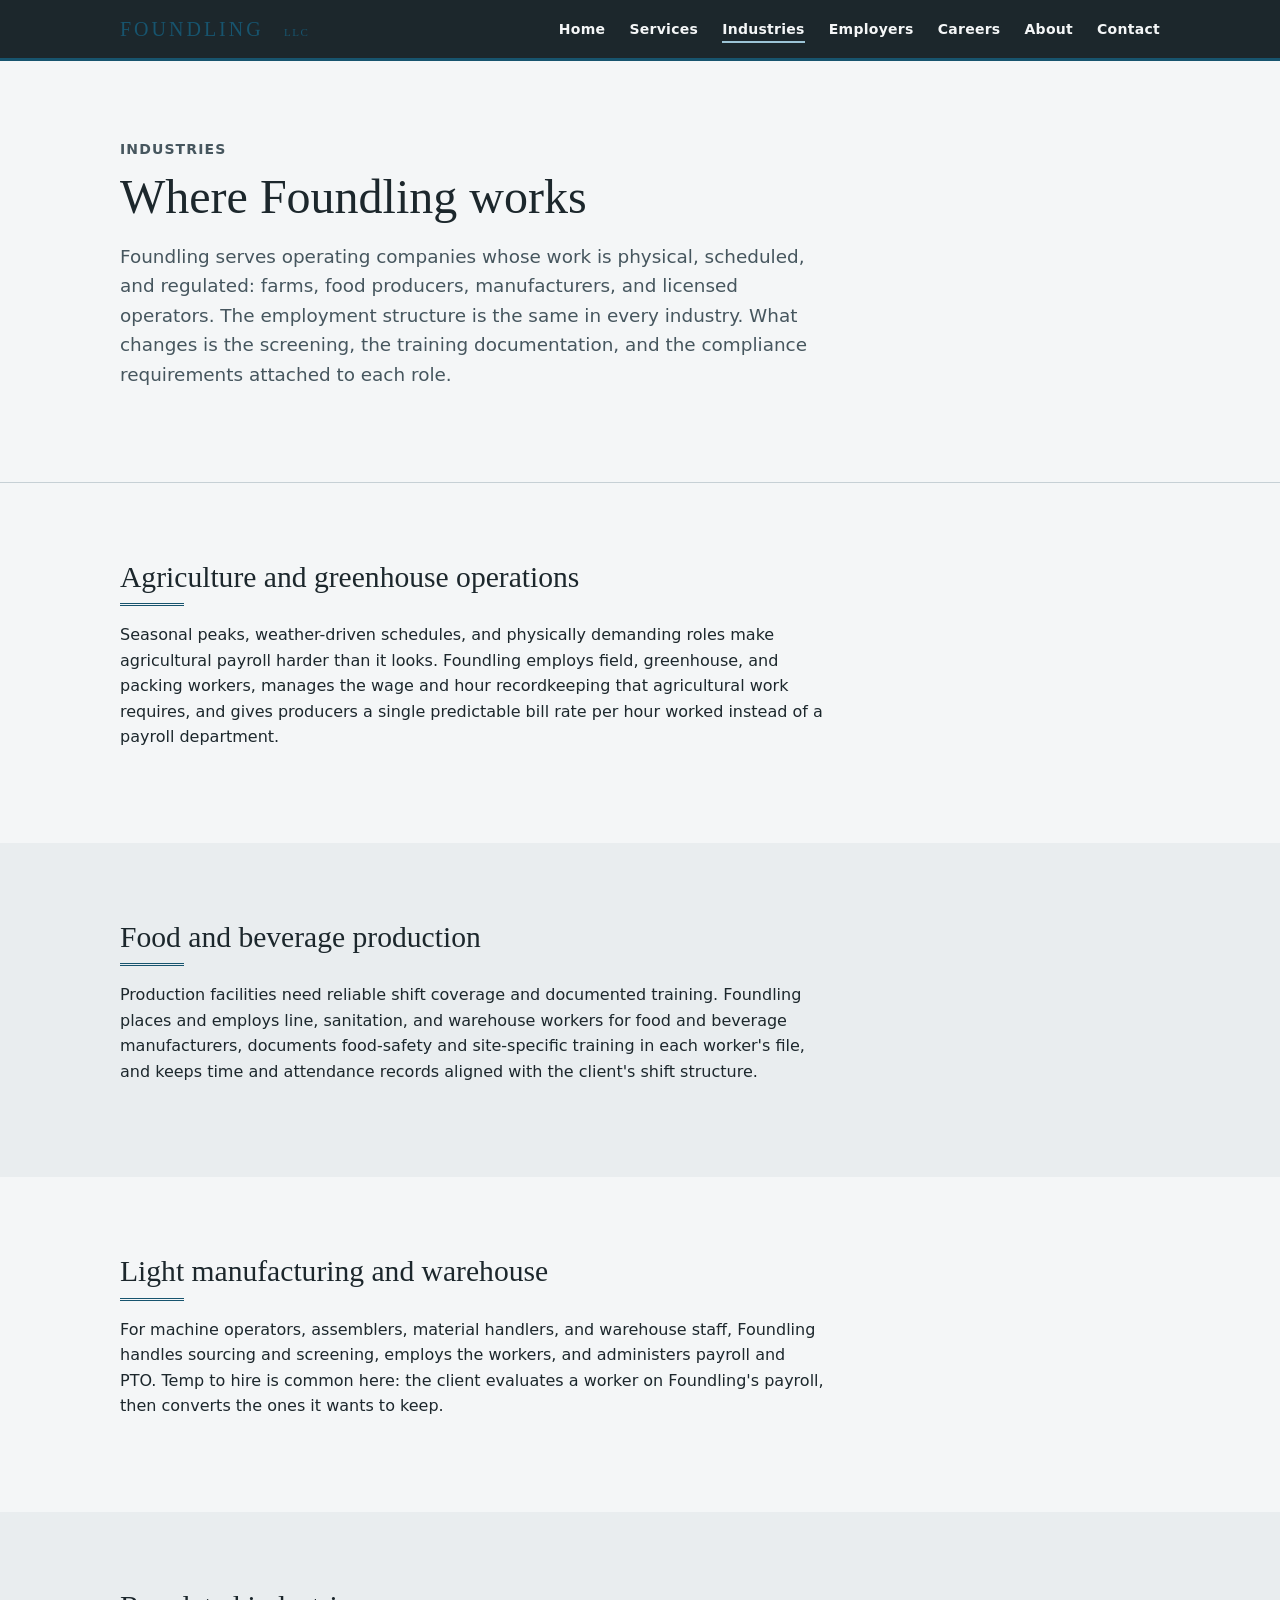
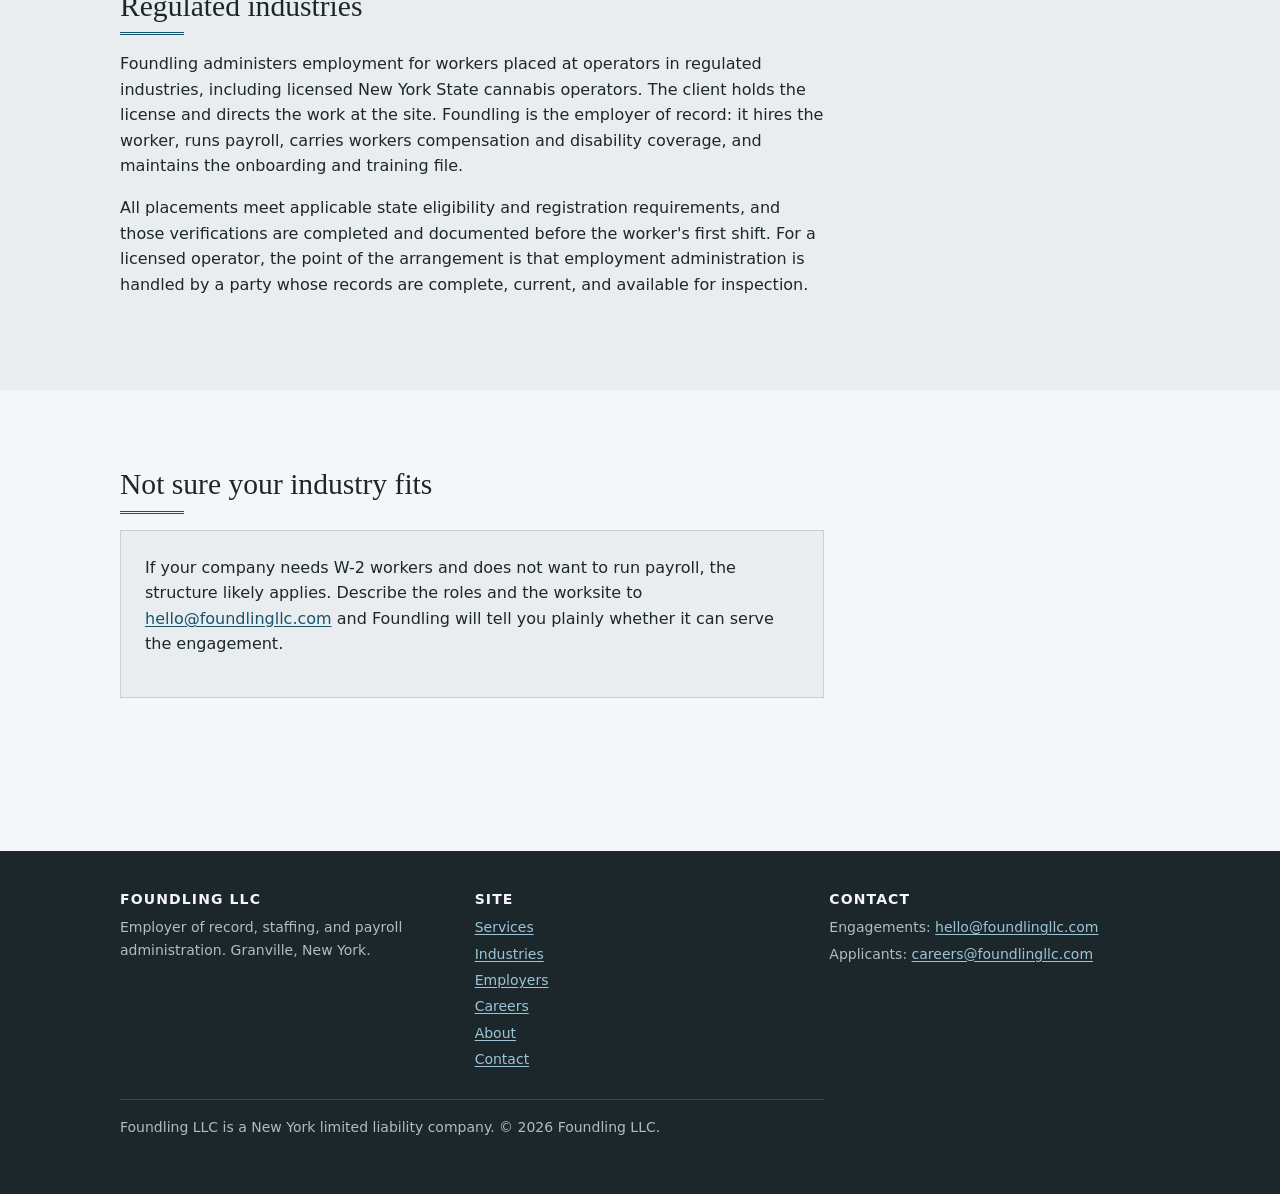
<file: industries.html>
<!DOCTYPE html>
<html lang="en">
<head>
  <meta charset="utf-8">
  <meta name="viewport" content="width=device-width, initial-scale=1">
  <title>Industries | Foundling LLC</title>
  <meta name="description" content="Foundling administers employment for agriculture and greenhouse operations, food and beverage production, light manufacturing and warehouse, and regulated industries in New York.">
  <link rel="canonical" href="https://foundlingllc.com/industries.html">
  <meta property="og:title" content="Industries | Foundling LLC">
  <meta property="og:description" content="Foundling administers employment for agriculture and greenhouse operations, food and beverage production, light manufacturing and warehouse, and regulated industries in New York.">
  <meta property="og:image" content="https://foundlingllc.com/assets/og-image.png">
  <meta property="og:url" content="https://foundlingllc.com/industries.html">
  <meta property="og:type" content="website">
  <link rel="icon" type="image/svg+xml" href="assets/favicon.svg">
  <link rel="stylesheet" href="css/site.css">
</head>
<body>
  <a class="skip-link" href="#main">Skip to content</a>

  <header class="site-header">
    <div class="container header-inner">
      <a class="brand" href="index.html">
        <svg class="wordmark" width="200" height="26" viewBox="0 0 200 26" role="img" aria-label="Foundling LLC">
          <text x="0" y="20" font-family="Georgia, 'Times New Roman', serif" font-size="20" letter-spacing="3" fill="currentColor">FOUNDLING</text>
          <text x="164" y="20" font-family="Georgia, 'Times New Roman', serif" font-size="11" letter-spacing="1.5" fill="currentColor">LLC</text>
        </svg>
      </a>
      <nav aria-label="Main">
        <ul class="site-nav">
          <li><a href="index.html">Home</a></li>
          <li><a href="services.html">Services</a></li>
          <li><a href="industries.html" aria-current="page">Industries</a></li>
          <li><a href="employers.html">Employers</a></li>
          <li><a href="careers.html">Careers</a></li>
          <li><a href="about.html">About</a></li>
          <li><a href="contact.html">Contact</a></li>
        </ul>
      </nav>
    </div>
  </header>

  <main id="main">
    <section class="hero">
      <div class="container">
        <p class="kicker">Industries</p>
        <h1>Where Foundling works</h1>
        <p class="hero-lede">Foundling serves operating companies whose work is physical, scheduled, and regulated: farms, food producers, manufacturers, and licensed operators. The employment structure is the same in every industry. What changes is the screening, the training documentation, and the compliance requirements attached to each role.</p>
      </div>
    </section>

    <section class="section">
      <div class="container">
        <h2 class="ledger">Agriculture and greenhouse operations</h2>
        <p>Seasonal peaks, weather-driven schedules, and physically demanding roles make agricultural payroll harder than it looks. Foundling employs field, greenhouse, and packing workers, manages the wage and hour recordkeeping that agricultural work requires, and gives producers a single predictable bill rate per hour worked instead of a payroll department.</p>
      </div>
    </section>

    <section class="section section-alt">
      <div class="container">
        <h2 class="ledger">Food and beverage production</h2>
        <p>Production facilities need reliable shift coverage and documented training. Foundling places and employs line, sanitation, and warehouse workers for food and beverage manufacturers, documents food-safety and site-specific training in each worker's file, and keeps time and attendance records aligned with the client's shift structure.</p>
      </div>
    </section>

    <section class="section">
      <div class="container">
        <h2 class="ledger">Light manufacturing and warehouse</h2>
        <p>For machine operators, assemblers, material handlers, and warehouse staff, Foundling handles sourcing and screening, employs the workers, and administers payroll and PTO. Temp to hire is common here: the client evaluates a worker on Foundling's payroll, then converts the ones it wants to keep.</p>
      </div>
    </section>

    <section class="section section-alt">
      <div class="container">
        <h2 class="ledger">Regulated industries</h2>
        <p>Foundling administers employment for workers placed at operators in regulated industries, including licensed New York State cannabis operators. The client holds the license and directs the work at the site. Foundling is the employer of record: it hires the worker, runs payroll, carries workers compensation and disability coverage, and maintains the onboarding and training file.</p>
        <p>All placements meet applicable state eligibility and registration requirements, and those verifications are completed and documented before the worker's first shift. For a licensed operator, the point of the arrangement is that employment administration is handled by a party whose records are complete, current, and available for inspection.</p>
      </div>
    </section>

    <section class="section">
      <div class="container">
        <h2 class="ledger">Not sure your industry fits</h2>
        <div class="contact-block">
          <p>If your company needs W-2 workers and does not want to run payroll, the structure likely applies. Describe the roles and the worksite to <a href="mailto:hello@foundlingllc.com">hello@foundlingllc.com</a> and Foundling will tell you plainly whether it can serve the engagement.</p>
        </div>
      </div>
    </section>
  </main>

  <footer class="site-footer">
    <div class="container">
      <div class="footer-grid">
        <div>
          <h2>Foundling LLC</h2>
          <p>Employer of record, staffing, and payroll administration. Granville, New York.</p>
        </div>
        <div>
          <h2>Site</h2>
          <ul>
            <li><a href="services.html">Services</a></li>
            <li><a href="industries.html">Industries</a></li>
            <li><a href="employers.html">Employers</a></li>
            <li><a href="careers.html">Careers</a></li>
            <li><a href="about.html">About</a></li>
            <li><a href="contact.html">Contact</a></li>
          </ul>
        </div>
        <div>
          <h2>Contact</h2>
          <ul>
            <li>Engagements: <a href="mailto:hello@foundlingllc.com">hello@foundlingllc.com</a></li>
            <li>Applicants: <a href="mailto:careers@foundlingllc.com">careers@foundlingllc.com</a></li>
          </ul>
        </div>
      </div>
      <p class="footer-legal">Foundling LLC is a New York limited liability company. &copy; 2026 Foundling LLC.</p>
    </div>
  </footer>
</body>
</html>
</file>
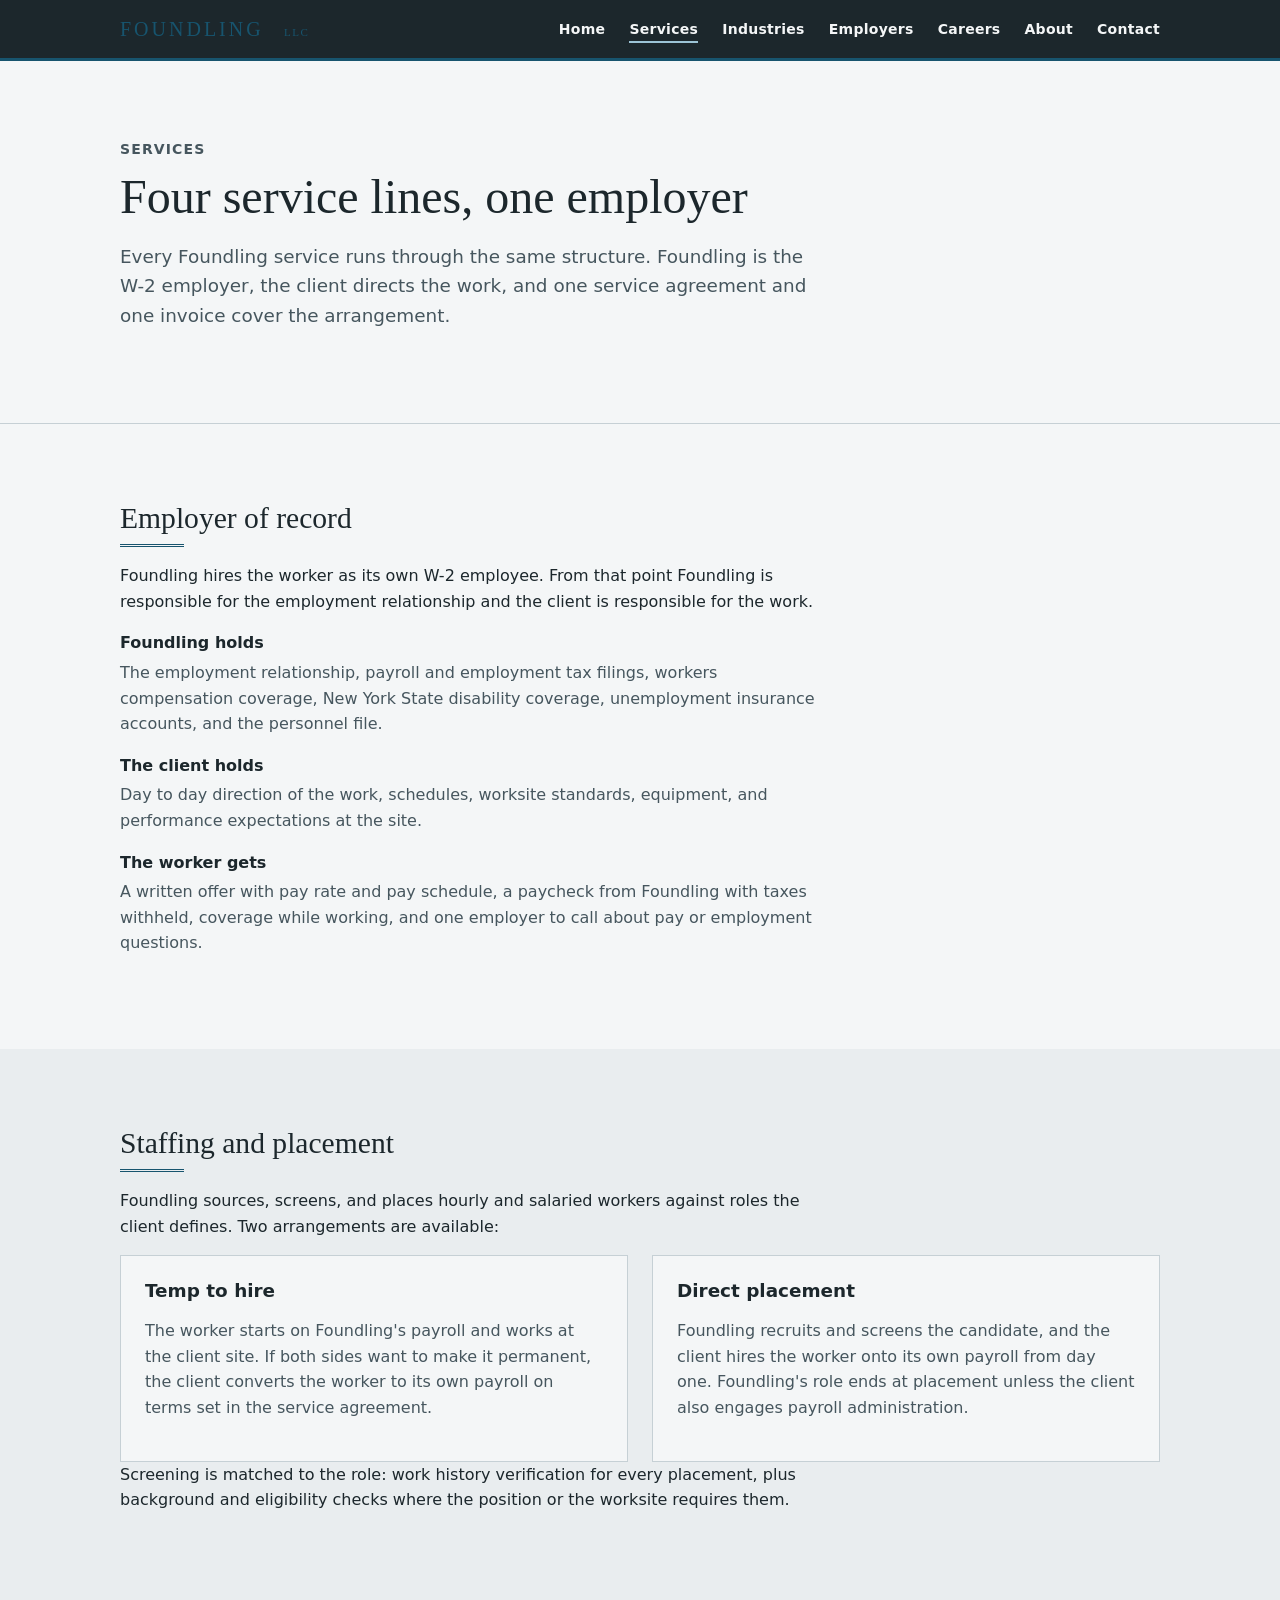
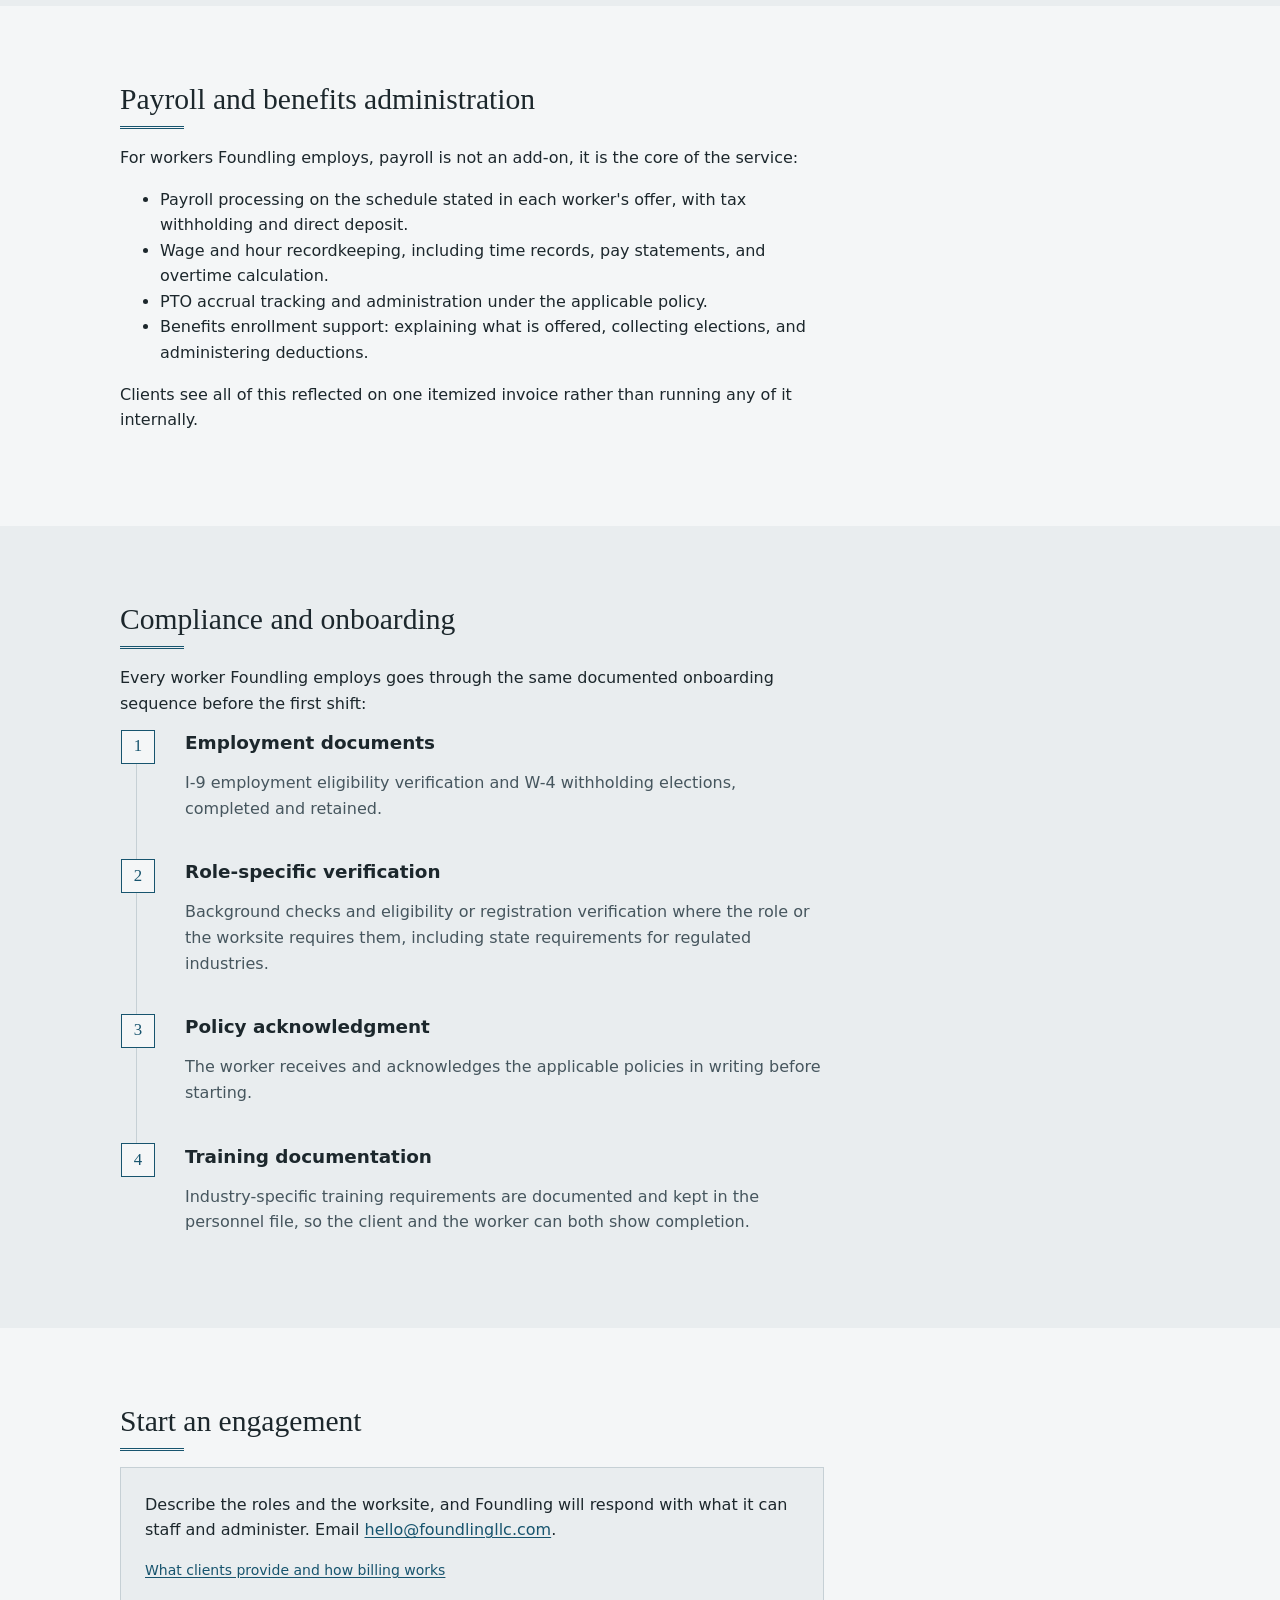
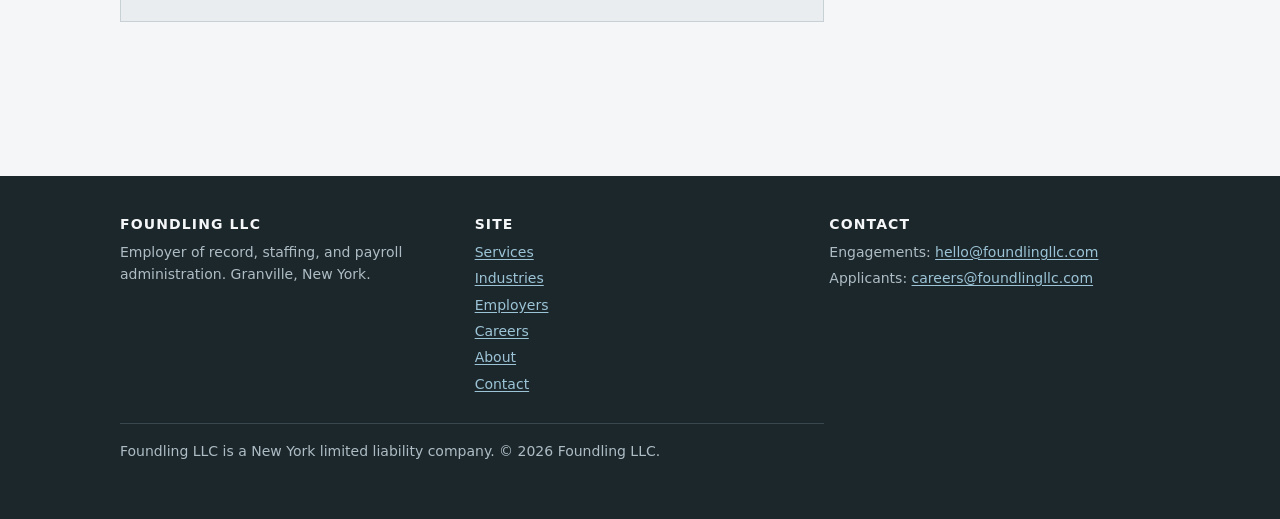
<file: services.html>
<!DOCTYPE html>
<html lang="en">
<head>
  <meta charset="utf-8">
  <meta name="viewport" content="width=device-width, initial-scale=1">
  <title>Services | Foundling LLC</title>
  <meta name="description" content="Foundling's four service lines: employer of record, staffing and placement, payroll and benefits administration, and compliance and onboarding.">
  <link rel="canonical" href="https://foundlingllc.com/services.html">
  <meta property="og:title" content="Services | Foundling LLC">
  <meta property="og:description" content="Foundling's four service lines: employer of record, staffing and placement, payroll and benefits administration, and compliance and onboarding.">
  <meta property="og:image" content="https://foundlingllc.com/assets/og-image.png">
  <meta property="og:url" content="https://foundlingllc.com/services.html">
  <meta property="og:type" content="website">
  <link rel="icon" type="image/svg+xml" href="assets/favicon.svg">
  <link rel="stylesheet" href="css/site.css">
</head>
<body>
  <a class="skip-link" href="#main">Skip to content</a>

  <header class="site-header">
    <div class="container header-inner">
      <a class="brand" href="index.html">
        <svg class="wordmark" width="200" height="26" viewBox="0 0 200 26" role="img" aria-label="Foundling LLC">
          <text x="0" y="20" font-family="Georgia, 'Times New Roman', serif" font-size="20" letter-spacing="3" fill="currentColor">FOUNDLING</text>
          <text x="164" y="20" font-family="Georgia, 'Times New Roman', serif" font-size="11" letter-spacing="1.5" fill="currentColor">LLC</text>
        </svg>
      </a>
      <nav aria-label="Main">
        <ul class="site-nav">
          <li><a href="index.html">Home</a></li>
          <li><a href="services.html" aria-current="page">Services</a></li>
          <li><a href="industries.html">Industries</a></li>
          <li><a href="employers.html">Employers</a></li>
          <li><a href="careers.html">Careers</a></li>
          <li><a href="about.html">About</a></li>
          <li><a href="contact.html">Contact</a></li>
        </ul>
      </nav>
    </div>
  </header>

  <main id="main">
    <section class="hero">
      <div class="container">
        <p class="kicker">Services</p>
        <h1>Four service lines, one employer</h1>
        <p class="hero-lede">Every Foundling service runs through the same structure. Foundling is the W-2 employer, the client directs the work, and one service agreement and one invoice cover the arrangement.</p>
      </div>
    </section>

    <section class="section" id="employer-of-record">
      <div class="container">
        <h2 class="ledger">Employer of record</h2>
        <p>Foundling hires the worker as its own W-2 employee. From that point Foundling is responsible for the employment relationship and the client is responsible for the work.</p>
        <dl class="def-table">
          <dt>Foundling holds</dt>
          <dd>The employment relationship, payroll and employment tax filings, workers compensation coverage, New York State disability coverage, unemployment insurance accounts, and the personnel file.</dd>
          <dt>The client holds</dt>
          <dd>Day to day direction of the work, schedules, worksite standards, equipment, and performance expectations at the site.</dd>
          <dt>The worker gets</dt>
          <dd>A written offer with pay rate and pay schedule, a paycheck from Foundling with taxes withheld, coverage while working, and one employer to call about pay or employment questions.</dd>
        </dl>
      </div>
    </section>

    <section class="section section-alt" id="staffing-and-placement">
      <div class="container">
        <h2 class="ledger">Staffing and placement</h2>
        <p>Foundling sources, screens, and places hourly and salaried workers against roles the client defines. Two arrangements are available:</p>
        <div class="grid">
          <div class="panel">
            <h3>Temp to hire</h3>
            <p class="muted">The worker starts on Foundling's payroll and works at the client site. If both sides want to make it permanent, the client converts the worker to its own payroll on terms set in the service agreement.</p>
          </div>
          <div class="panel">
            <h3>Direct placement</h3>
            <p class="muted">Foundling recruits and screens the candidate, and the client hires the worker onto its own payroll from day one. Foundling's role ends at placement unless the client also engages payroll administration.</p>
          </div>
        </div>
        <p>Screening is matched to the role: work history verification for every placement, plus background and eligibility checks where the position or the worksite requires them.</p>
      </div>
    </section>

    <section class="section" id="payroll-and-benefits">
      <div class="container">
        <h2 class="ledger">Payroll and benefits administration</h2>
        <p>For workers Foundling employs, payroll is not an add-on, it is the core of the service:</p>
        <ul>
          <li>Payroll processing on the schedule stated in each worker's offer, with tax withholding and direct deposit.</li>
          <li>Wage and hour recordkeeping, including time records, pay statements, and overtime calculation.</li>
          <li>PTO accrual tracking and administration under the applicable policy.</li>
          <li>Benefits enrollment support: explaining what is offered, collecting elections, and administering deductions.</li>
        </ul>
        <p>Clients see all of this reflected on one itemized invoice rather than running any of it internally.</p>
      </div>
    </section>

    <section class="section section-alt" id="compliance-and-onboarding">
      <div class="container">
        <h2 class="ledger">Compliance and onboarding</h2>
        <p>Every worker Foundling employs goes through the same documented onboarding sequence before the first shift:</p>
        <ol class="step-list">
          <li>
            <h3>Employment documents</h3>
            <p class="muted">I-9 employment eligibility verification and W-4 withholding elections, completed and retained.</p>
          </li>
          <li>
            <h3>Role-specific verification</h3>
            <p class="muted">Background checks and eligibility or registration verification where the role or the worksite requires them, including state requirements for regulated industries.</p>
          </li>
          <li>
            <h3>Policy acknowledgment</h3>
            <p class="muted">The worker receives and acknowledges the applicable policies in writing before starting.</p>
          </li>
          <li>
            <h3>Training documentation</h3>
            <p class="muted">Industry-specific training requirements are documented and kept in the personnel file, so the client and the worker can both show completion.</p>
          </li>
        </ol>
      </div>
    </section>

    <section class="section">
      <div class="container">
        <h2 class="ledger">Start an engagement</h2>
        <div class="contact-block">
          <p>Describe the roles and the worksite, and Foundling will respond with what it can staff and administer. Email <a href="mailto:hello@foundlingllc.com">hello@foundlingllc.com</a>.</p>
          <p class="small"><a href="employers.html">What clients provide and how billing works</a></p>
        </div>
      </div>
    </section>
  </main>

  <footer class="site-footer">
    <div class="container">
      <div class="footer-grid">
        <div>
          <h2>Foundling LLC</h2>
          <p>Employer of record, staffing, and payroll administration. Granville, New York.</p>
        </div>
        <div>
          <h2>Site</h2>
          <ul>
            <li><a href="services.html">Services</a></li>
            <li><a href="industries.html">Industries</a></li>
            <li><a href="employers.html">Employers</a></li>
            <li><a href="careers.html">Careers</a></li>
            <li><a href="about.html">About</a></li>
            <li><a href="contact.html">Contact</a></li>
          </ul>
        </div>
        <div>
          <h2>Contact</h2>
          <ul>
            <li>Engagements: <a href="mailto:hello@foundlingllc.com">hello@foundlingllc.com</a></li>
            <li>Applicants: <a href="mailto:careers@foundlingllc.com">careers@foundlingllc.com</a></li>
          </ul>
        </div>
      </div>
      <p class="footer-legal">Foundling LLC is a New York limited liability company. &copy; 2026 Foundling LLC.</p>
    </div>
  </footer>
</body>
</html>
</file>
<file: css/site.css>
/* Foundling LLC - site.css
   Token system: cool institutional palette, one signal color for links and rules only.
   Note on this file: keep selectors flat (single class) to avoid specificity fights. */

/* 1. Tokens ---------------------------------------------------------------- */

:root {
  /* color */
  --ink: #1c272c;            /* deep cool neutral: text, header, footer */
  --ink-muted: #46565e;      /* secondary text on paper */
  --paper: #f4f6f7;          /* cool paper surface */
  --paper-2: #e9edef;        /* raised panel surface */
  --line: #c6d0d5;           /* hairlines on paper */
  --line-dark: #3a474e;      /* hairlines on ink */
  --signal: #17546e;         /* links and rules only */
  --paper-on-dark: #f4f6f7;
  --muted-on-dark: #aebdc4;
  --signal-on-dark: #9cc4d6;

  /* type */
  --font-display: Georgia, "Times New Roman", serif;
  --font-body: "Segoe UI", system-ui, -apple-system, "Helvetica Neue", Arial, sans-serif;
  --size-display: clamp(1.9rem, 1.2rem + 3vw, 3rem);
  --size-h2: clamp(1.4rem, 1.15rem + 1.1vw, 1.85rem);
  --size-h3: 1.15rem;
  --size-body: 1rem;
  --size-small: 0.875rem;
  --leading-body: 1.6;
  --leading-tight: 1.2;

  /* space */
  --s-1: 0.25rem;
  --s-2: 0.5rem;
  --s-3: 1rem;
  --s-4: 1.5rem;
  --s-5: 2.5rem;
  --s-6: clamp(3rem, 6vw, 5rem);

  /* layout */
  --container: 68rem;
  --measure: 44rem;
}

/* 2. Base ------------------------------------------------------------------ */

* {
  box-sizing: border-box;
}

body {
  margin: 0;
  background: var(--paper);
  color: var(--ink);
  font-family: var(--font-body);
  font-size: var(--size-body);
  line-height: var(--leading-body);
}

h1,
h2,
h3 {
  font-family: var(--font-display);
  font-weight: 400;
  line-height: var(--leading-tight);
  margin: 0 0 var(--s-3);
}

h1 {
  font-size: var(--size-display);
}

h2 {
  font-size: var(--size-h2);
}

h3 {
  font-size: var(--size-h3);
  font-family: var(--font-body);
  font-weight: 600;
}

p,
ul,
ol,
dl {
  margin: 0 0 var(--s-3);
  max-width: var(--measure);
}

a {
  color: var(--signal);
  text-decoration: underline;
  text-underline-offset: 0.15em;
}

a:hover {
  text-decoration-thickness: 2px;
}

:focus-visible {
  outline: 2px solid var(--signal);
  outline-offset: 2px;
}

/* 3. Layout helpers -------------------------------------------------------- */

.container {
  max-width: var(--container);
  margin-inline: auto;
  padding-inline: var(--s-4);
}

.section {
  padding-block: var(--s-6);
}

.section-alt {
  background: var(--paper-2);
}

/* Signature element: the ledger rule under section headings. */
.ledger {
  margin: 0 0 var(--s-3);
}

.ledger::after {
  content: "";
  display: block;
  width: 4rem;
  margin-top: var(--s-2);
  border-top: 3px double var(--signal);
}

.grid {
  display: grid;
  gap: var(--s-4);
  grid-template-columns: repeat(auto-fit, minmax(15rem, 1fr));
}

.panel {
  background: var(--paper);
  border: 1px solid var(--line);
  padding: var(--s-4);
}

.panel-on-paper {
  background: var(--paper-2);
  border: 1px solid var(--line);
  padding: var(--s-4);
}

.muted {
  color: var(--ink-muted);
}

.small {
  font-size: var(--size-small);
}

.kicker {
  font-size: var(--size-small);
  font-weight: 600;
  letter-spacing: 0.08em;
  text-transform: uppercase;
  color: var(--ink-muted);
  margin: 0 0 var(--s-2);
}

/* 4. Header ---------------------------------------------------------------- */

.skip-link {
  position: absolute;
  left: -999px;
  top: 0;
  background: var(--ink);
  color: var(--paper-on-dark);
  padding: var(--s-2) var(--s-3);
  z-index: 10;
}

.skip-link:focus-visible {
  left: 0;
  outline-color: var(--paper-on-dark);
}

.site-header {
  background: var(--ink);
  color: var(--paper-on-dark);
  border-bottom: 3px solid var(--signal);
}

.header-inner {
  display: flex;
  flex-wrap: wrap;
  align-items: center;
  justify-content: space-between;
  gap: var(--s-3);
  padding-block: var(--s-3);
}

.brand {
  display: inline-flex;
  align-items: center;
  text-decoration: none;
}

.brand:focus-visible {
  outline-color: var(--paper-on-dark);
}

.site-nav {
  list-style: none;
  display: flex;
  flex-wrap: wrap;
  gap: var(--s-2) var(--s-4);
  margin: 0;
  padding: 0;
  max-width: none;
}

.site-nav a {
  color: var(--paper-on-dark);
  text-decoration: none;
  font-size: var(--size-small);
  font-weight: 600;
  letter-spacing: 0.02em;
  padding-block: var(--s-1);
}

.site-nav a:hover {
  text-decoration: underline;
  text-underline-offset: 0.3em;
}

.site-nav a:focus-visible {
  outline-color: var(--paper-on-dark);
}

.site-nav a[aria-current="page"] {
  border-bottom: 2px solid var(--signal-on-dark);
}

/* 5. Hero ------------------------------------------------------------------ */

.hero {
  padding-block: var(--s-6);
  border-bottom: 1px solid var(--line);
}

.hero-lede {
  font-size: 1.15rem;
  color: var(--ink-muted);
}

/* 6. Buttons --------------------------------------------------------------- */

.button {
  display: inline-block;
  border: 1px solid var(--ink);
  background: var(--ink);
  color: var(--paper-on-dark);
  padding: 0.65rem 1.4rem;
  text-decoration: none;
  font-weight: 600;
  font-size: var(--size-small);
}

.button:hover {
  background: var(--paper);
  color: var(--ink);
}

.button-quiet {
  display: inline-block;
  border: 1px solid var(--ink);
  background: transparent;
  color: var(--ink);
  padding: 0.65rem 1.4rem;
  text-decoration: none;
  font-weight: 600;
  font-size: var(--size-small);
}

.button-quiet:hover {
  background: var(--ink);
  color: var(--paper-on-dark);
}

/* 7. Content patterns ------------------------------------------------------ */

.step-list {
  list-style: none;
  counter-reset: step;
  padding: 0;
  max-width: var(--measure);
}

.step-list li {
  counter-increment: step;
  position: relative;
  padding: 0 0 var(--s-4) 3rem;
  border-left: 1px solid var(--line);
  margin-left: 1rem;
}

.step-list li::before {
  content: counter(step);
  position: absolute;
  left: -1rem;
  top: -0.15rem;
  width: 2rem;
  height: 2rem;
  display: grid;
  place-items: center;
  background: var(--paper);
  border: 1px solid var(--signal);
  color: var(--signal);
  font-family: var(--font-display);
  font-size: 1.05rem;
}

.step-list li:last-child {
  border-left-color: transparent;
  padding-bottom: 0;
}

.def-table {
  max-width: var(--measure);
}

.def-table dt {
  font-weight: 600;
  margin-top: var(--s-3);
}

.def-table dd {
  margin: var(--s-1) 0 0;
  color: var(--ink-muted);
}

.faq h3 {
  margin-top: var(--s-4);
}

.contact-block {
  border: 1px solid var(--line);
  background: var(--paper-2);
  padding: var(--s-4);
  max-width: var(--measure);
}

/* 8. Footer ---------------------------------------------------------------- */

.site-footer {
  background: var(--ink);
  color: var(--muted-on-dark);
  margin-top: var(--s-6);
  padding-block: var(--s-5);
  font-size: var(--size-small);
}

.footer-grid {
  display: grid;
  gap: var(--s-4);
  grid-template-columns: repeat(auto-fit, minmax(14rem, 1fr));
}

.site-footer h2 {
  font-family: var(--font-body);
  font-size: var(--size-small);
  font-weight: 600;
  letter-spacing: 0.08em;
  text-transform: uppercase;
  color: var(--paper-on-dark);
  margin-bottom: var(--s-2);
}

.site-footer ul {
  list-style: none;
  margin: 0;
  padding: 0;
}

.site-footer li {
  margin-bottom: var(--s-1);
}

.site-footer a {
  color: var(--signal-on-dark);
}

.site-footer a:focus-visible {
  outline-color: var(--paper-on-dark);
}

.footer-legal {
  border-top: 1px solid var(--line-dark);
  margin-top: var(--s-4);
  padding-top: var(--s-3);
}

/* 9. Motion and small screens ---------------------------------------------- */

@media (prefers-reduced-motion: no-preference) {
  html {
    scroll-behavior: smooth;
  }
}

@media (prefers-reduced-motion: reduce) {
  *,
  *::before,
  *::after {
    animation: none !important;
    transition: none !important;
    scroll-behavior: auto !important;
  }
}

@media (max-width: 25rem) {
  .container {
    padding-inline: var(--s-3);
  }

  .step-list li {
    padding-left: 2.25rem;
  }
}
</file>
